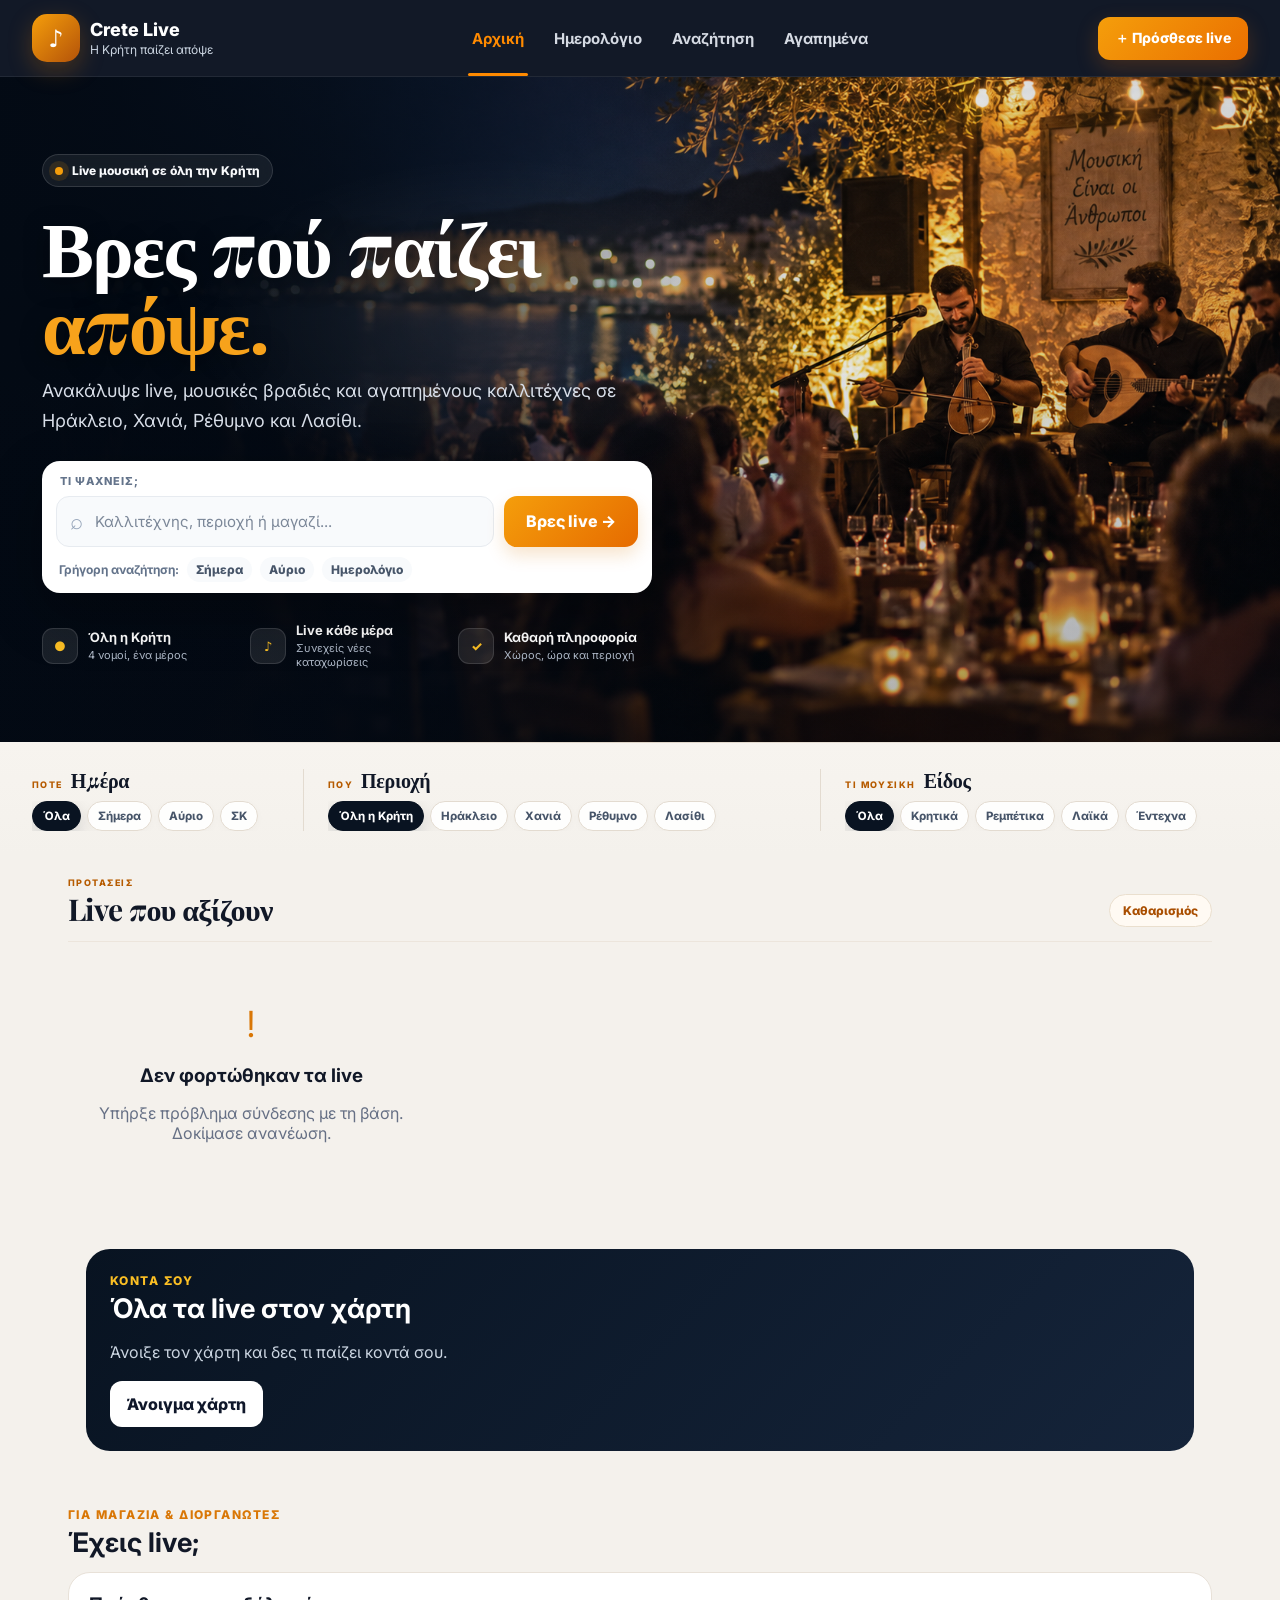
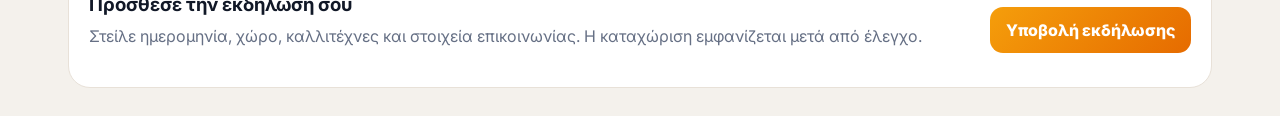
<file: index.html>
<!DOCTYPE html>
<html lang="el"><head><meta charset="UTF-8"/><meta name="viewport" content="width=device-width, initial-scale=1.0"/><meta name="theme-color" content="#0b1220"/><title>Crete Live — Ζωντανή μουσική στην Κρήτη</title><meta name="description" content="Βρες live μουσική, κρητικά, ρεμπέτικα, λαϊκά και έντεχνα σε όλη την Κρήτη."/><link rel="preconnect" href="https://fonts.googleapis.com"><link rel="preconnect" href="https://fonts.gstatic.com" crossorigin><link href="https://fonts.googleapis.com/css2?family=Inter:wght@400;500;600;700;800&family=Playfair+Display:wght@700;800&display=swap" rel="stylesheet"><link rel="stylesheet" href="style.css?v=8"/><link rel="stylesheet" href="theme-v2.css?v=3"/></head><body>
<header class="topbar"><div class="topbar-inner"><a class="brand" href="index.html"><div class="brand-mark">♪</div><div><div class="brand-name">Crete Live</div><div class="brand-sub">Η Κρήτη παίζει απόψε</div></div></a><nav class="desktop-nav" aria-label="Κύρια πλοήγηση"><a class="active" href="index.html">Αρχική</a><a href="calendar.html">Ημερολόγιο</a><a href="#searchInput">Αναζήτηση</a><a href="#">Αγαπημένα</a></nav><button class="header-cta" id="headerSubmitEvent" type="button">＋ Πρόσθεσε live</button><button class="icon-btn" id="menuBtn" aria-label="Μενού">☰</button></div></header>
<main><section class="hero"><div class="hero-shade"></div><div class="hero-content"><div class="hero-copy"><span class="hero-pill"><span class="hero-pill-dot"></span> Live μουσική σε όλη την Κρήτη</span><h1>Βρες πού παίζει<br><span>απόψε.</span></h1><p>Ανακάλυψε live, μουσικές βραδιές και αγαπημένους καλλιτέχνες σε Ηράκλειο, Χανιά, Ρέθυμνο και Λασίθι.</p></div><div class="search-card"><div class="search-label">Τι ψάχνεις;</div><div class="search-row"><div class="search-input-wrap"><span class="search-icon">⌕</span><input id="searchInput" type="search" placeholder="Καλλιτέχνης, περιοχή ή μαγαζί..."/></div><button id="searchBtn">Βρες live <span>→</span></button></div><div class="quick-links"><span>Γρήγορη αναζήτηση:</span><a href="#dateChips">Σήμερα</a><a href="#dateChips">Αύριο</a><a href="calendar.html">Ημερολόγιο</a></div></div><div class="hero-benefits"><div><span class="benefit-icon">●</span><div><strong>Όλη η Κρήτη</strong><small>4 νομοί, ένα μέρος</small></div></div><div><span class="benefit-icon">♪</span><div><strong>Live κάθε μέρα</strong><small>Συνεχείς νέες καταχωρίσεις</small></div></div><div><span class="benefit-icon">✓</span><div><strong>Καθαρή πληροφορία</strong><small>Χώρος, ώρα και περιοχή</small></div></div></div></div></section>
<section class="section filter-section"><div class="filter-grid"><div class="filter-group"><div class="filter-title"><span class="kicker">Πότε</span><h2>Ημέρα</h2></div><div class="chips" id="dateChips"><button class="chip active" data-date="all">Όλα</button><button class="chip" data-date="Σήμερα">Σήμερα</button><button class="chip" data-date="Αύριο">Αύριο</button><button class="chip" data-date="Σαββατοκύριακο">ΣΚ</button></div></div><div class="filter-group"><div class="filter-title"><span class="kicker">Πού</span><h2>Περιοχή</h2></div><div class="chips" id="regionChips"><button class="chip active" data-region="all">Όλη η Κρήτη</button><button class="chip" data-region="Ηράκλειο">Ηράκλειο</button><button class="chip" data-region="Χανιά">Χανιά</button><button class="chip" data-region="Ρέθυμνο">Ρέθυμνο</button><button class="chip" data-region="Λασίθι">Λασίθι</button></div></div><div class="filter-group"><div class="filter-title"><span class="kicker">Τι μουσική</span><h2>Είδος</h2></div><div class="chips" id="genreChips"><button class="chip active" data-genre="all">Όλα</button><button class="chip" data-genre="Κρητικά">Κρητικά</button><button class="chip" data-genre="Ρεμπέτικα">Ρεμπέτικα</button><button class="chip" data-genre="Λαϊκά">Λαϊκά</button><button class="chip" data-genre="Έντεχνα">Έντεχνα</button></div></div></div></section>
<section class="section compact"><div class="section-head results-head"><div><span class="kicker">Προτάσεις</span><h2 id="resultsTitle">Live που αξίζουν</h2></div><button class="text-btn" id="clearFilters">Καθαρισμός</button></div><div class="events" id="eventsContainer"></div><div id="emptyState" class="empty hidden"><div class="empty-icon">♪</div><h3>Δεν βρέθηκε live</h3><p>Δοκίμασε άλλη περιοχή, ημέρα ή είδος μουσικής.</p></div></section><section class="section map-cta"><div><span class="kicker light">Κοντά σου</span><h2>Όλα τα live στον χάρτη</h2><p>Άνοιξε τον χάρτη και δες τι παίζει κοντά σου.</p></div><a class="secondary-btn" href="https://www.google.com/maps/search/live+music+crete" target="_blank" rel="noopener">Άνοιγμα χάρτη</a></section><section class="section"><div class="section-head"><div><span class="kicker">Για μαγαζιά & διοργανωτές</span><h2>Έχεις live;</h2></div></div><div class="submit-card"><div><h3>Πρόσθεσε την εκδήλωσή σου</h3><p>Στείλε ημερομηνία, χώρο, καλλιτέχνες και στοιχεία επικοινωνίας. Η καταχώριση εμφανίζεται μετά από έλεγχο.</p></div><button class="primary-btn" id="submitEventBtn">Υποβολή εκδήλωσης</button></div></section></main>
<div class="modal-backdrop hidden" id="eventModal"><div class="modal"><button class="modal-close" id="modalClose" aria-label="Κλείσιμο">×</button><img id="modalImage" class="modal-image" alt=""><div class="modal-content"><span id="modalBadge" class="badge inline-badge"></span><h2 id="modalTitle"></h2><p id="modalVenue" class="modal-venue"></p><div class="detail-grid"><div><span>Ημέρα</span><strong id="modalDate"></strong></div><div><span>Ώρα</span><strong id="modalTime"></strong></div><div><span>Περιοχή</span><strong id="modalRegion"></strong></div><div><span>Είσοδος</span><strong id="modalPrice"></strong></div></div><p id="modalDescription" class="modal-description"></p><div class="modal-actions"><a id="mapsLink" class="primary-link" target="_blank" rel="noopener">Οδηγίες</a><a id="phoneLink" class="secondary-link">Κράτηση</a></div></div></div></div>
<nav class="bottom-nav"><button class="nav-item active"><span>⌂</span><small>Αρχική</small></button><button class="nav-item" id="bottomSearch"><span>⌕</span><small>Αναζήτηση</small></button><a class="nav-item" href="calendar.html"><span>▦</span><small>Ημερολόγιο</small></a><button class="nav-item"><span>♡</span><small>Αγαπημένα</small></button></nav><script src="app.js?v=6"></script><script>(()=>{const headerSubmit=document.getElementById("headerSubmitEvent"),submit=document.getElementById("submitEventBtn");if(headerSubmit&&submit)headerSubmit.addEventListener("click",()=>{submit.scrollIntoView({behavior:"smooth",block:"center"})});const input=document.getElementById("searchInput"),suggestions=document.getElementById("searchSuggestions");if(!input||!suggestions)return;let activeIndex=-1;function getItems(){return Array.from(suggestions.querySelectorAll(".search-suggestion"))}function clearActive(){getItems().forEach(item=>{item.style.background="";item.removeAttribute("aria-selected")});activeIndex=-1}function setActive(index){const items=getItems();if(!items.length)return;items.forEach(item=>{item.style.background="";item.removeAttribute("aria-selected")});activeIndex=(index+items.length)%items.length;const activeItem=items[activeIndex];activeItem.style.background="#fff8ee";activeItem.setAttribute("aria-selected","true");activeItem.scrollIntoView({block:"nearest"})}input.addEventListener("input",clearActive);input.addEventListener("keydown",event=>{const items=getItems();if(event.key==="ArrowDown"&&items.length){event.preventDefault();event.stopImmediatePropagation();setActive(activeIndex+1);return}if(event.key==="ArrowUp"&&items.length){event.preventDefault();event.stopImmediatePropagation();setActive(activeIndex<=0?items.length-1:activeIndex-1);return}if(event.key==="Enter"&&activeIndex>=0&&items[activeIndex]){event.preventDefault();event.stopImmediatePropagation();items[activeIndex].click();activeIndex=-1;return}if(event.key==="Escape")activeIndex=-1},true)})();</script></body></html>
</file>
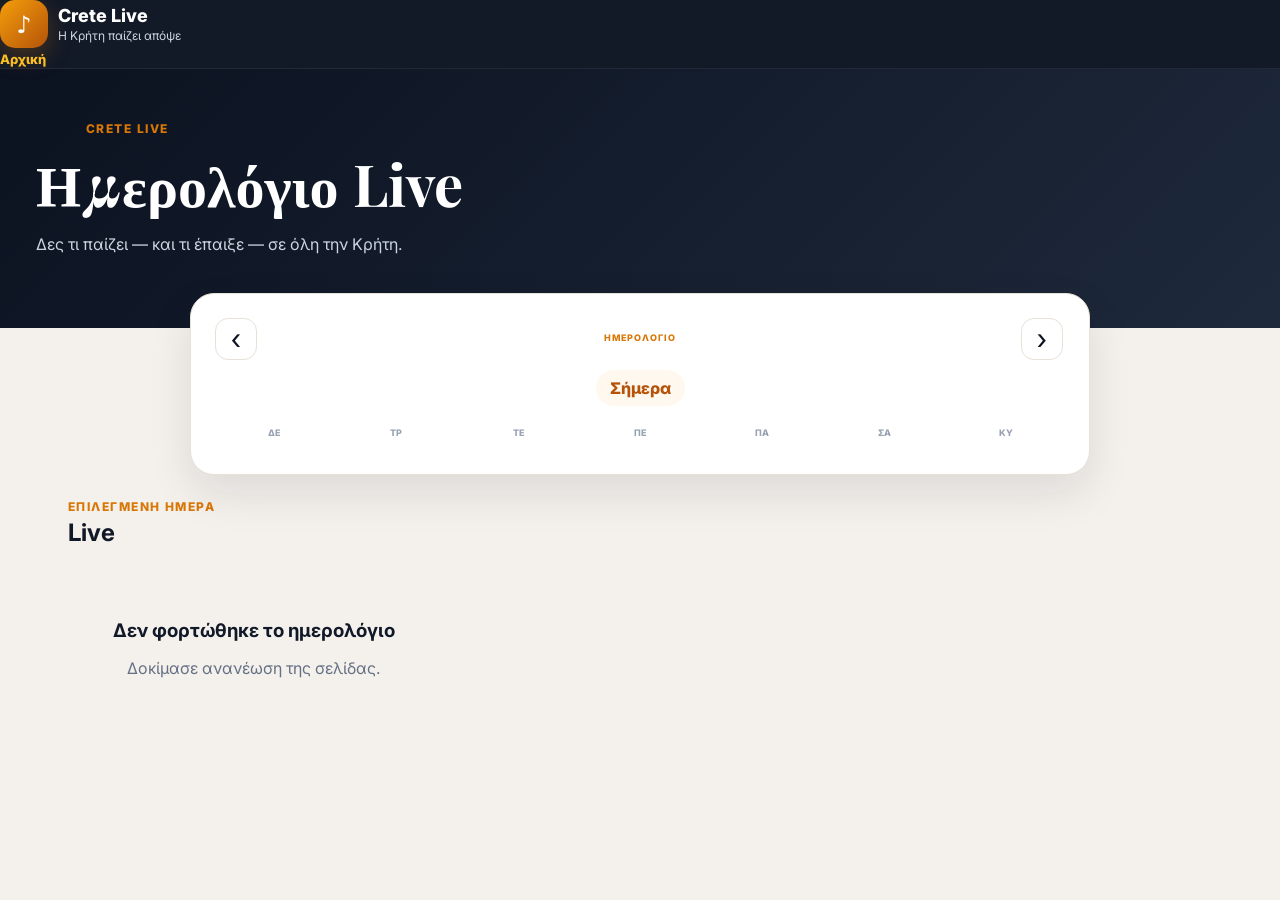
<file: calendar.html>
<!DOCTYPE html>
<html lang="el">
<head>
  <meta charset="UTF-8" />
  <meta name="viewport" content="width=device-width, initial-scale=1.0" />
  <meta name="theme-color" content="#0b1220" />
  <title>Ημερολόγιο Live — Crete Live</title>
  <meta name="description" content="Ημερολόγιο live μουσικής στην Κρήτη — παλιά και επερχόμενα live ανά ημέρα." />
  <link rel="preconnect" href="https://fonts.googleapis.com">
  <link rel="preconnect" href="https://fonts.gstatic.com" crossorigin>
  <link href="https://fonts.googleapis.com/css2?family=Inter:wght@400;500;600;700;800&family=Playfair+Display:wght@700;800&display=swap" rel="stylesheet">
  <link rel="stylesheet" href="style.css?v=5" />
</head>
<body class="calendar-page">
  <header class="topbar">
    <a class="brand" href="index.html"><div class="brand-mark">♪</div><div><div class="brand-name">Crete Live</div><div class="brand-sub">Η Κρήτη παίζει απόψε</div></div></a>
    <a class="calendar-home-link" href="index.html">Αρχική</a>
  </header>

  <main>
    <section class="calendar-hero">
      <span class="eyebrow">Crete Live</span>
      <h1>Ημερολόγιο Live</h1>
      <p>Δες τι παίζει — και τι έπαιξε — σε όλη την Κρήτη.</p>
    </section>

    <section class="calendar-shell">
      <div class="calendar-toolbar">
        <button class="calendar-arrow" id="prevMonth" aria-label="Προηγούμενος μήνας">‹</button>
        <div class="calendar-month-wrap"><span class="kicker">Ημερολόγιο</span><h2 id="calendarMonth"></h2></div>
        <button class="calendar-arrow" id="nextMonth" aria-label="Επόμενος μήνας">›</button>
      </div>
      <button class="today-btn" id="todayBtn">Σήμερα</button>

      <div class="calendar-weekdays"><span>ΔΕ</span><span>ΤΡ</span><span>ΤΕ</span><span>ΠΕ</span><span>ΠΑ</span><span>ΣΑ</span><span>ΚΥ</span></div>
      <div class="calendar-grid" id="calendarGrid"></div>
    </section>

    <section class="section calendar-results">
      <div class="section-head"><div><span class="kicker" id="selectedStatus">Επιλεγμένη ημέρα</span><h2 id="selectedDateTitle">Live</h2></div></div>
      <div class="events" id="calendarEvents"></div>
      <div class="empty hidden" id="calendarEmpty"><div class="empty-icon">♪</div><h3>Δεν υπάρχουν live</h3><p>Δεν έχουμε καταχωρημένο live για αυτή την ημέρα.</p></div>
    </section>
  </main>

  <nav class="bottom-nav">
    <a class="nav-item" href="index.html"><span>⌂</span><small>Αρχική</small></a>
    <a class="nav-item" href="index.html#searchInput"><span>⌕</span><small>Αναζήτηση</small></a>
    <a class="nav-item active" href="calendar.html"><span>▦</span><small>Ημερολόγιο</small></a>
    <button class="nav-item"><span>♡</span><small>Αγαπημένα</small></button>
  </nav>

  <script src="calendar.js?v=1"></script>
</body>
</html>
</file>
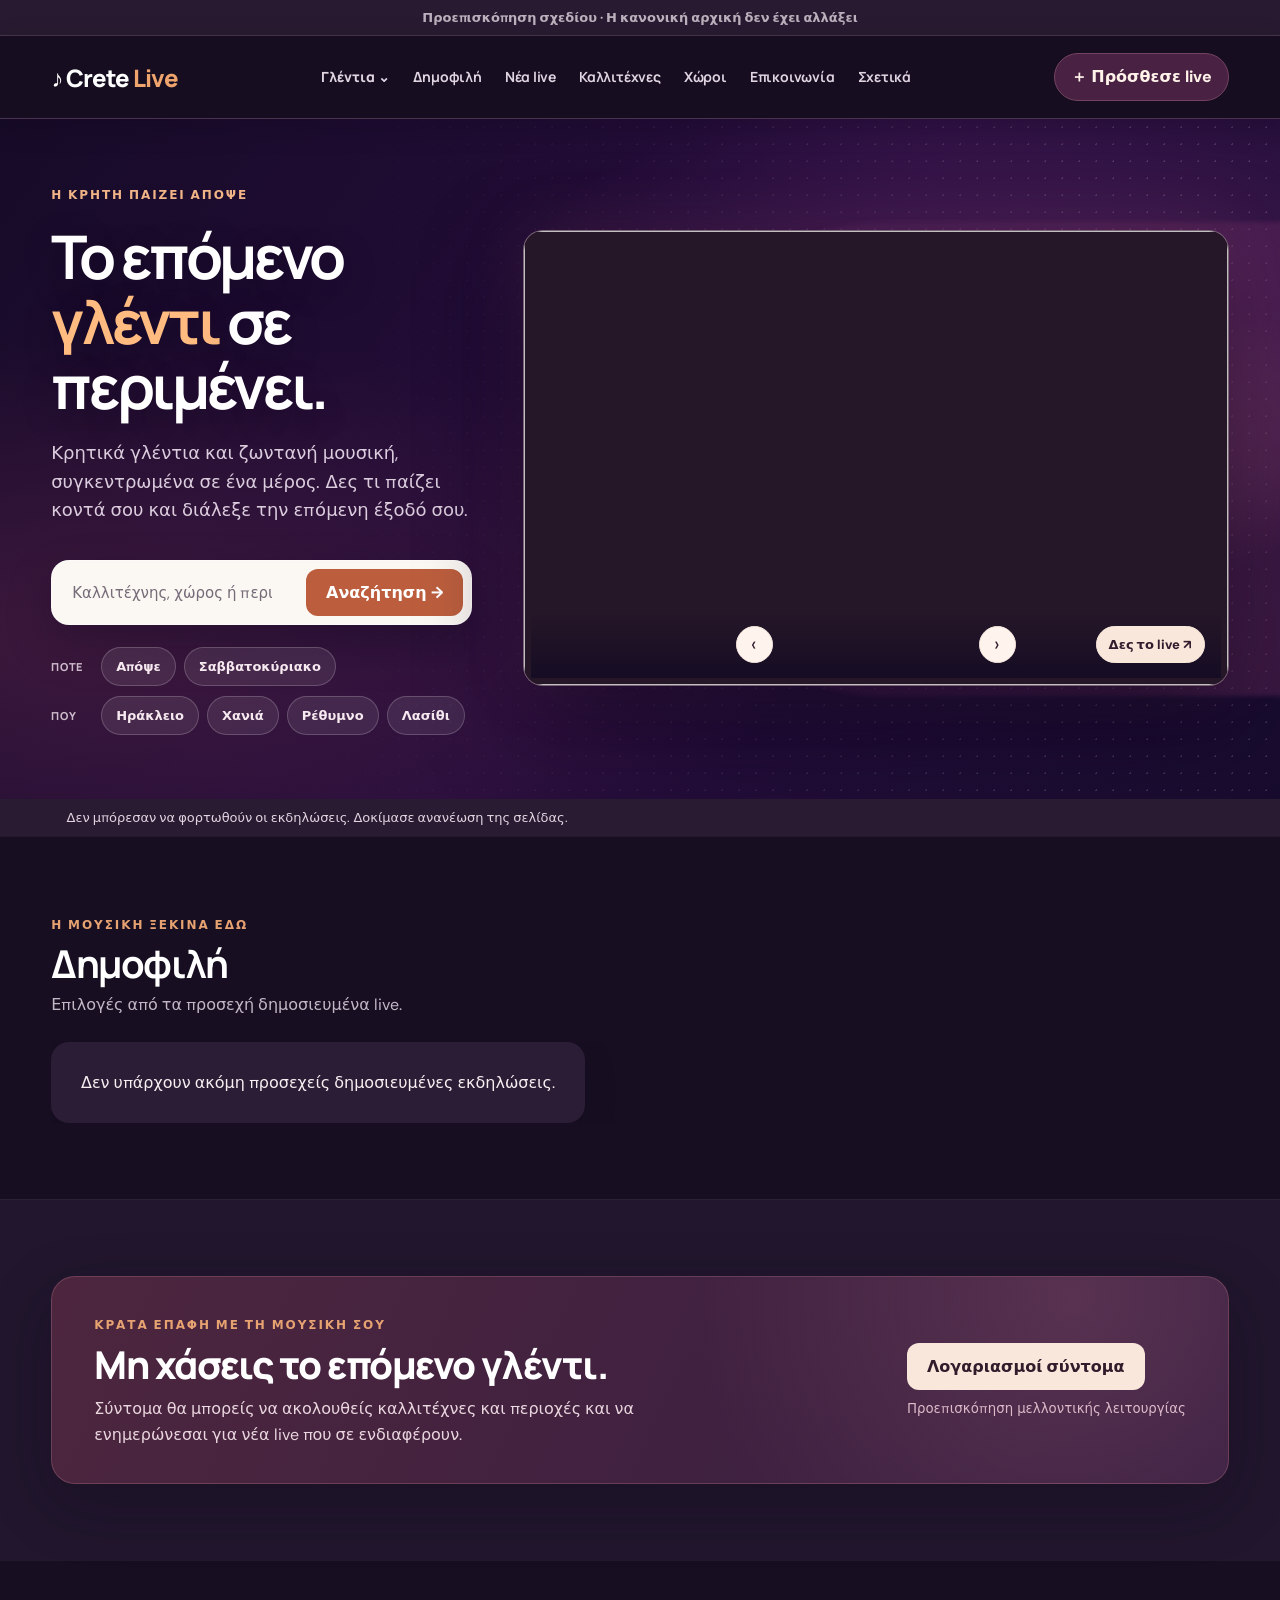
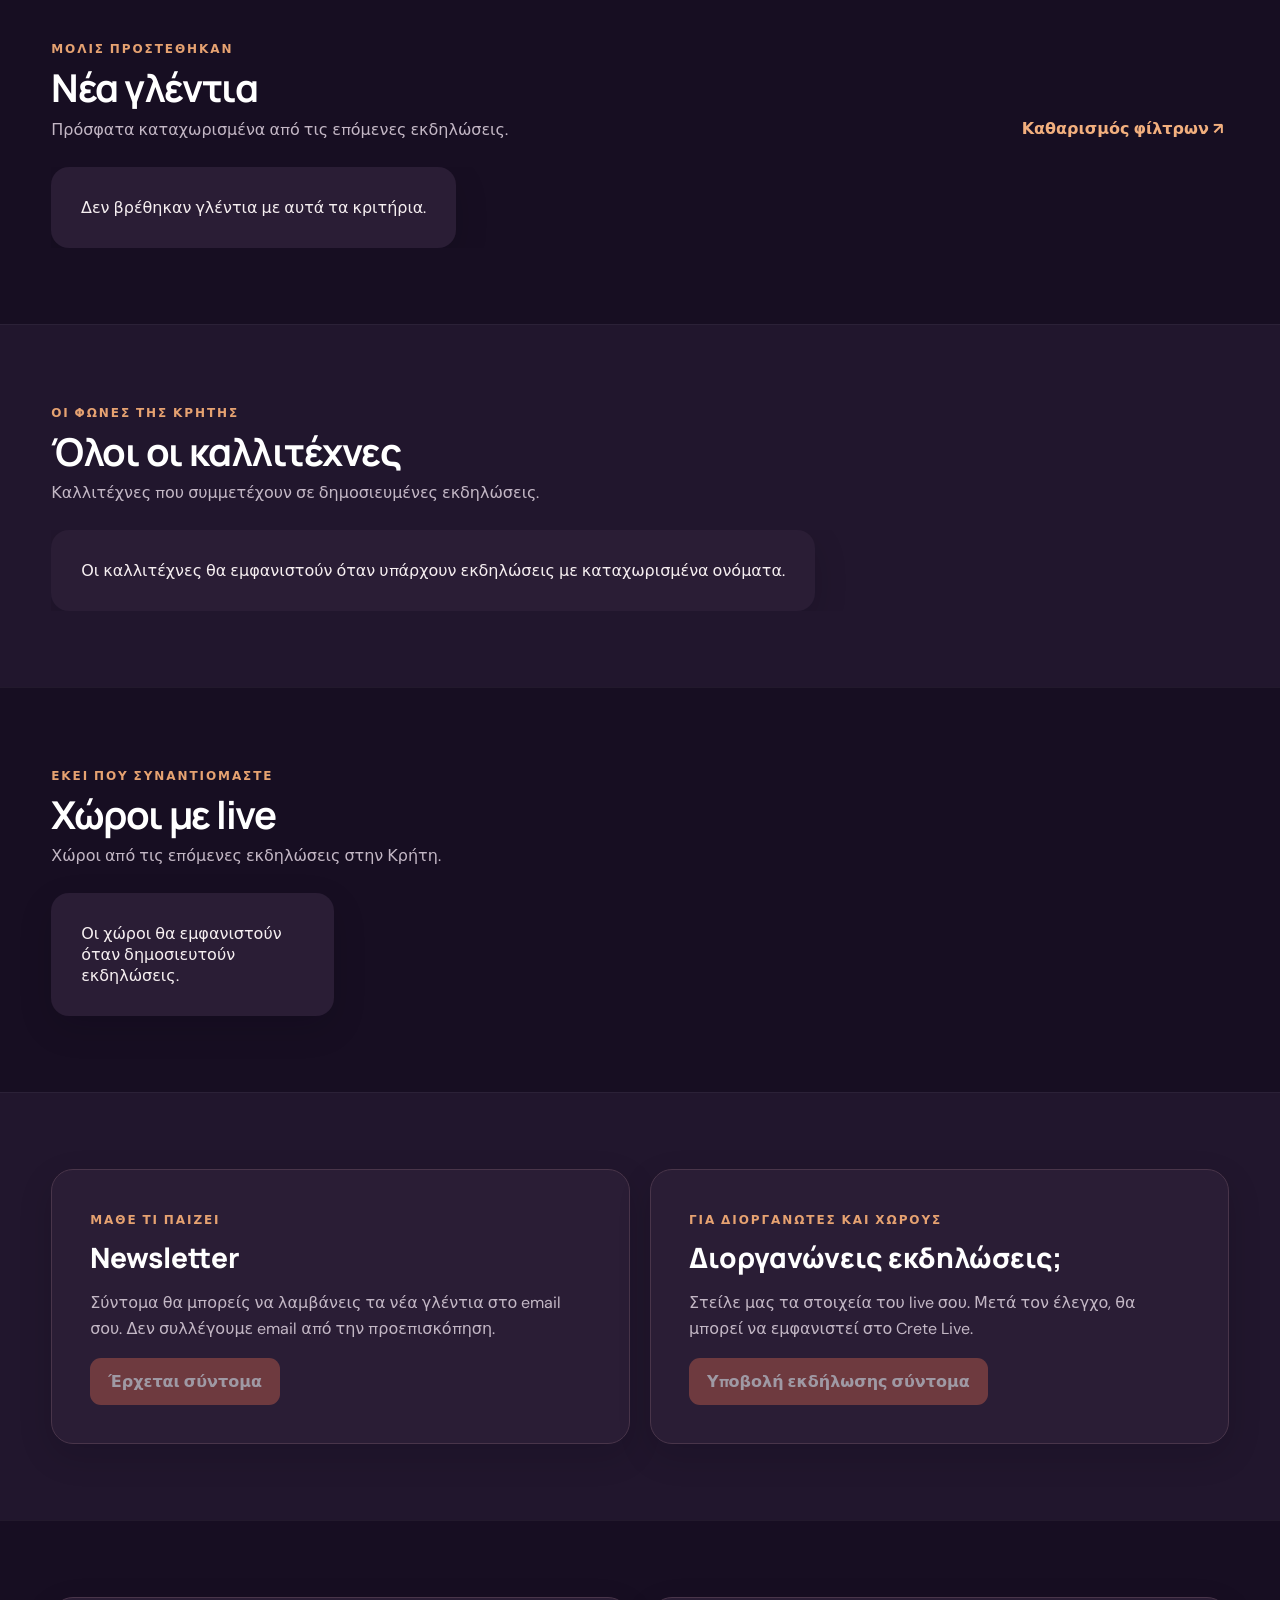
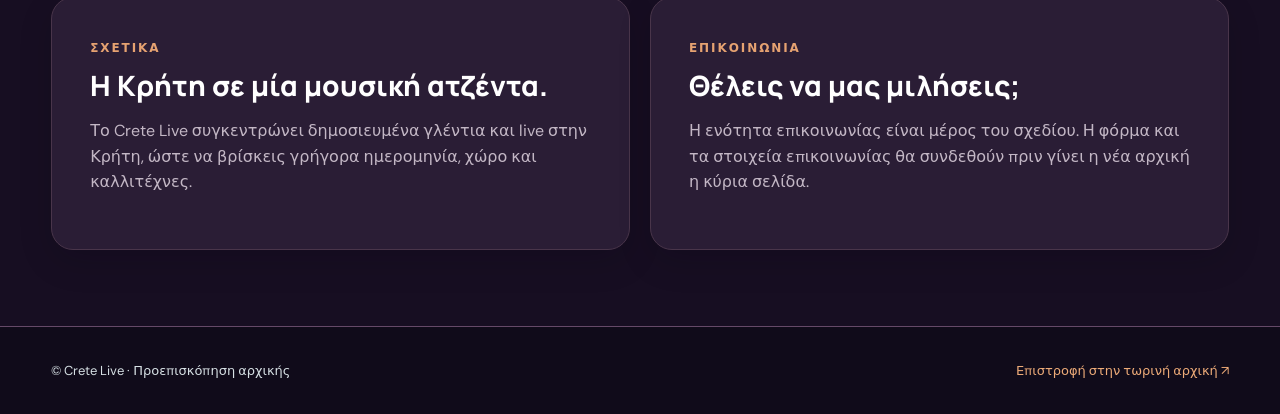
<file: homepage-preview.html>
<!doctype html>
<html lang="el">
<head>
  <meta charset="utf-8">
  <meta name="viewport" content="width=device-width,initial-scale=1">
  <meta name="robots" content="noindex,nofollow">
  <title>Crete Live — Προεπισκόπηση αρχικής</title>
  <link rel="preconnect" href="https://fonts.googleapis.com">
  <link rel="preconnect" href="https://fonts.gstatic.com" crossorigin>
  <link href="https://fonts.googleapis.com/css2?family=DM+Sans:wght@400;500;600;700;800&family=Manrope:wght@400;500;600;700;800&display=swap" rel="stylesheet">
  <style>
    :root{--ink:#14212c;--muted:#62727a;--cream:#faf8f3;--orange:#df720c;--night:#101d29;--line:#e8e5dd}
    *{box-sizing:border-box}html{scroll-behavior:smooth}body{margin:0;background:var(--cream);color:var(--ink);font-family:'DM Sans',system-ui,sans-serif}button,input{font:inherit}button{cursor:pointer}a{text-decoration:none;color:inherit}img{display:block;max-width:100%}
    .shell{max-width:1460px;margin:auto;padding:0 4%}.preview-ribbon{background:#e9ecdf;color:#405347;text-align:center;padding:9px 15px;font-size:13px;font-weight:700}.topbar{position:relative;z-index:10;background:#fff;border-bottom:1px solid var(--line)}.topbar-inner{height:82px;display:flex;align-items:center;justify-content:space-between;gap:20px}.logo{font-family:Manrope,sans-serif;font-size:24px;font-weight:800;letter-spacing:-1px;white-space:nowrap}.logo span{color:var(--orange)}.topnav{display:flex;align-items:center;gap:clamp(12px,1.8vw,28px);color:#44515d;font-size:13px;font-weight:700}.topnav a:hover,.nav-dropdown>button:hover{color:var(--orange)}.nav-dropdown{position:relative}.nav-dropdown>button{border:0;background:none;color:inherit;font-weight:800;padding:15px 0}.nav-menu{display:none;position:absolute;top:100%;left:-18px;min-width:190px;background:#19232c;border-radius:12px;padding:9px;box-shadow:0 20px 40px #09162445}.nav-dropdown:hover .nav-menu,.nav-dropdown:focus-within .nav-menu,.nav-dropdown.open .nav-menu{display:grid}.nav-menu button{border:0;background:none;color:#fff;text-align:left;padding:11px 12px;border-radius:7px;white-space:nowrap;font-weight:600}.nav-menu button:hover,.nav-menu button:focus-visible{background:#38434a}.nav-action{border:1px solid #e5d6c5;background:#fff8ef;color:#9a4c05;padding:12px 16px;border-radius:100px;font-weight:800;white-space:nowrap}.menu-toggle{display:none;border:1px solid var(--line);background:#fff;border-radius:10px;padding:8px 11px;font-size:21px}
    .hero{overflow:hidden;background:#fff}.hero-grid{display:grid;grid-template-columns:minmax(0,.74fr) minmax(0,1.26fr);align-items:center;gap:3.5%;min-height:635px;padding-top:50px;padding-bottom:50px}.eyebrow{font-size:12px;font-weight:800;text-transform:uppercase;letter-spacing:.16em;color:var(--orange)}.hero h1{font-family:Manrope,sans-serif;font-size:clamp(40px,4.7vw,68px);line-height:1.08;letter-spacing:-.052em;margin:20px 0 20px;max-width:620px}.hero h1 em{font-style:normal;color:var(--orange)}.hero p{font-size:18px;color:var(--muted);line-height:1.6;max-width:520px}.search{display:flex;align-items:center;gap:8px;background:#fff;border:1px solid #dfdfd9;box-shadow:0 12px 35px #15263612;border-radius:18px;padding:8px;margin-top:35px;max-width:560px}.search input{flex:1;min-width:0;border:0;outline:0;padding:12px;font-size:15px}.search button,.primary{border:0;background:var(--orange);color:#fff;padding:13px 20px;border-radius:12px;font-weight:800}.shortcuts{display:flex;gap:8px;flex-wrap:wrap;margin-top:18px}.shortcuts button{border:1px solid #e7e1d7;background:#faf9f5;padding:10px 15px;border-radius:100px;color:#43515b;font-size:13px;font-weight:800}.shortcuts button:hover,.shortcuts button.active{background:#172c36;color:#fff}
    .hero-visual{position:relative;padding:18px 0 20px 10px}.hero-visual:before{content:"";position:absolute;z-index:0;inset:0 -35vw 0 23%;background:linear-gradient(135deg,#f7ce9b,#e8874b 52%,#b64727);border-radius:340px 0 0 340px}.hero-frame{position:relative;z-index:1;display:flex;border:7px solid #fff;border-radius:22px;overflow:hidden;background:#fff;box-shadow:0 28px 70px #1d334a24;aspect-ratio:1.55;max-width:820px}.hero-frame img{position:relative;z-index:1;flex:none;width:100%;height:100%;object-fit:contain;background:#fff;transition:opacity .45s ease,transform .65s ease}.hero-frame img.changing{opacity:.18;transform:scale(1.015)}.hero-frame.is-portrait img{width:43%;background:#faf7f1}.hero-editorial{display:none;flex:1;min-width:0;padding:35px 35px 92px;background:linear-gradient(135deg,#fff 15%,#fffaf1);flex-direction:column;justify-content:center;gap:14px}.hero-frame.is-portrait .hero-editorial{display:flex}.hero-editorial .eyebrow{font-size:11px}.hero-editorial h2{font:800 clamp(21px,2.1vw,32px)/1.22 Manrope,sans-serif;letter-spacing:-.035em;margin:0;display:-webkit-box;-webkit-line-clamp:4;-webkit-box-orient:vertical;overflow:hidden}.hero-editorial p{font-size:15px;line-height:1.45;margin:0;color:#63717a}.hero-editorial .event-date{color:#a7530c;font-weight:800}.hero-fallback{position:absolute;inset:0;z-index:1;display:none;place-items:center;padding:40px;text-align:center;font-weight:800;color:#603910;background:#f6e8d6}.hero-fallback.visible{display:grid}.hero-controls{position:absolute;z-index:2;left:7px;right:7px;bottom:7px;min-height:67px;display:flex;align-items:center;justify-content:center;padding:12px 18px;background:linear-gradient(transparent,#07141edc);color:white}.slide-nav{display:flex;align-items:center;justify-content:center;gap:13px}.round{border:1px solid #ddddd9;background:#fff;border-radius:50%;width:37px;height:37px;flex:0 0 37px;color:var(--ink);font-size:20px}.hero-controls .round{background:#ffffffdc;border-color:#fff}.dots{display:flex;flex:1;max-width:220px;gap:6px}.dots button{flex:1;height:4px;border:0;border-radius:8px;background:#ffffff9c;padding:0}.dots button.active{background:var(--orange)}.hero-event-link{position:absolute;right:16px;border:1px solid #fff;background:#fff;color:#18242e;border-radius:100px;padding:9px 12px;font-size:13px;font-weight:800;white-space:nowrap}.hero-event-link:hover{background:var(--orange);border-color:var(--orange);color:#fff}
    section.content{padding-top:76px;padding-bottom:76px}.section-head{display:flex;align-items:end;justify-content:space-between;gap:20px;margin-bottom:27px}.section-head h2{font-family:Manrope,sans-serif;font-size:clamp(29px,3vw,42px);letter-spacing:-.04em;line-height:1.15;margin:8px 0 0}.section-head p{margin:8px 0 0;color:var(--muted)}.link{color:var(--orange);font-weight:800;white-space:nowrap}.cards{display:grid;grid-template-columns:repeat(4,minmax(0,1fr));gap:18px}.event-card{background:#fff;border:1px solid var(--line);border-radius:18px;overflow:hidden;cursor:pointer;transition:transform .25s,box-shadow .25s;text-align:left;padding:0;color:inherit}.event-card:hover{transform:translateY(-5px);box-shadow:0 14px 32px #1d344118}.event-card img,.poster-fallback{width:100%;aspect-ratio:1.38;object-fit:contain;background:#1b2c37}.poster-fallback{display:grid;place-items:center;color:#e9b87c;font-size:34px}.card-text{padding:18px}.card-date{color:var(--orange);font-size:12px;font-weight:800;text-transform:uppercase;letter-spacing:.05em}.card-text h3{font:800 17px/1.35 Manrope,sans-serif;margin:9px 0;display:-webkit-box;-webkit-line-clamp:2;-webkit-box-orient:vertical;overflow:hidden}.card-text p{margin:0;color:var(--muted);font-size:13px;line-height:1.5}.soft{background:#f1f2eb}.feature{border-radius:24px;background:#172d35;color:white;padding:36px 42px;display:flex;align-items:center;justify-content:space-between;gap:20px}.feature h2{font:800 clamp(26px,3vw,39px)/1.2 Manrope,sans-serif;letter-spacing:-.04em;margin:8px 0}.feature p{margin:0;color:#d4e1df;max-width:560px;line-height:1.6}.feature .primary{white-space:nowrap;background:#fff;color:var(--night)}.feature small{display:block;color:#a5c6bb;margin-top:10px}.new-grid{display:grid;grid-template-columns:repeat(3,minmax(0,1fr));gap:18px}.new-grid .event-card img,.new-grid .poster-fallback{aspect-ratio:1.7}.artist-carousel{position:relative}.artists-viewport{overflow:hidden;position:relative}.artist-track{display:flex;width:max-content;gap:15px}.artist-tile{width:180px;min-height:180px;padding:22px;display:flex;flex-direction:column;justify-content:space-between;border:1px solid #e8e0d4;border-radius:19px;background:#fff;flex-shrink:0;transition:transform .2s}.artist-tile:hover,.artist-tile:focus-visible{transform:scale(1.04)}.artist-avatar{width:68px;height:68px;border-radius:50%;background:linear-gradient(145deg,#ffe5c4,#bf6650);display:grid;place-items:center;font-size:25px;color:#562e24;font-weight:800}.artist-tile strong{font-size:14px;line-height:1.3}.artist-arrow{position:absolute;top:38%;z-index:3;opacity:0;transition:opacity .2s}.artist-carousel:hover .artist-arrow,.artist-carousel:focus-within .artist-arrow{opacity:1}.artist-arrow.prev{left:5px}.artist-arrow.next{right:5px}.venue-grid{display:grid;grid-template-columns:repeat(4,1fr);gap:16px}.venue{background:#fff;padding:24px;border-radius:18px;border:1px solid var(--line);min-height:145px;display:flex;flex-direction:column;justify-content:space-between}.venue strong{font-size:17px}.venue small{color:var(--muted)}.venue-icon{color:var(--orange);font-size:24px}.last-grid{display:grid;grid-template-columns:1fr 1fr;gap:20px}.last-card{background:#fff;border:1px solid var(--line);border-radius:22px;padding:38px}.last-card h2{font:800 28px/1.2 Manrope,sans-serif;margin:12px 0}.last-card p{color:var(--muted);line-height:1.6}.last-card button{border:0;background:var(--night);color:#fff;border-radius:11px;padding:13px 18px;font-weight:800}.last-card button:disabled{opacity:.55;cursor:default}.footer{background:#111f28;color:#d6e0e4;padding:35px 0;font-size:13px}.footer .shell{display:flex;justify-content:space-between;gap:15px;flex-wrap:wrap}.footer a{color:#f6ae62}.empty{color:var(--muted);padding:30px;background:#fff;border-radius:18px}.status{padding:10px 5.2%;font-size:13px;color:#52616b;background:#f7f6f0;display:none}.status.visible{display:block}
    dialog{border:0;border-radius:22px;width:min(720px,calc(100% - 30px));max-height:86vh;padding:0;overflow:auto;box-shadow:0 25px 70px #0004}dialog::backdrop{background:#081521aa}.modal-inner{padding:24px}.modal-inner img{max-height:350px;width:100%;object-fit:contain;background:#182935;border-radius:13px}.modal-inner h2{line-height:1.3}.modal-inner p{color:var(--muted);line-height:1.55}.modal-close{float:right;border:0;background:#f0eee9;border-radius:50%;height:34px;width:34px;font-size:21px}
    @media(max-width:990px){.hero-grid{grid-template-columns:1fr;gap:10px;padding-top:55px;padding-bottom:55px}.hero-visual{max-width:850px;width:100%;margin:auto}.cards,.venue-grid{grid-template-columns:repeat(2,1fr)}.new-grid{grid-template-columns:repeat(2,1fr)}.menu-toggle{display:block}.topbar-inner{position:relative}.topnav{display:none;position:absolute;top:100%;left:4%;right:4%;z-index:12;background:#fff;box-shadow:0 18px 36px #14212c22;padding:16px;border-radius:0 0 16px 16px;flex-direction:column;align-items:stretch;gap:6px}.topnav.open{display:flex}.topnav a,.nav-dropdown>button{padding:12px;width:100%;text-align:left}.nav-menu{position:static;box-shadow:none;margin:4px 0 10px}}
    @media(max-width:600px){.shell{padding:0 20px}.topbar-inner{height:68px}.logo{font-size:20px}.nav-action{font-size:11px;padding:10px}.menu-toggle{padding:6px 9px}.hero-grid{min-height:0}.hero h1{font-size:43px}.hero p{font-size:15px}.hero-visual{padding-left:0}.hero-frame{aspect-ratio:1.15;border-width:5px}.hero-visual:before{left:15%}.hero-controls{left:5px;right:5px;bottom:5px;gap:9px;padding:10px}.hero-event-link{font-size:11px;padding:9px;right:8px;bottom:70px}.hero-frame.is-portrait img{width:43%}.hero-editorial{padding:12px 12px 74px;gap:7px}.hero-editorial h2{font-size:15px;-webkit-line-clamp:3}.hero-editorial p{font-size:11px}.search button{padding:13px;font-size:12px}.search input{font-size:13px}.cards,.new-grid,.venue-grid,.last-grid{grid-template-columns:1fr}.cards{gap:12px}.event-card img,.poster-fallback{aspect-ratio:1.6}.section-head{align-items:start}.section-head h2{font-size:30px}.section-head p{font-size:13px}section.content{padding-top:52px;padding-bottom:52px}.feature{padding:27px;display:block}.feature .primary{margin-top:22px}.last-card{padding:27px}}
    @media(prefers-reduced-motion:reduce){html{scroll-behavior:auto}.artist-track{animation:none}.hero-frame img{transition:none}.event-card,.artist-tile{transition:none}}
    .slide-nav .dots{flex:none;width:180px}.carousel-shell{position:relative}.carousel-viewport{overflow:hidden}.carousel-track{display:flex;gap:18px;width:100%;transition:transform .48s cubic-bezier(.22,1,.36,1);will-change:transform}.carousel-track .event-card{flex:0 0 calc((100% - 54px)/4);min-width:0}.carousel-arrow{position:absolute;z-index:2;top:42%;transform:translateY(-50%);border:1px solid #e1dcd4;background:#fff;color:#172c36;width:47px;height:47px;border-radius:50%;font-size:28px;line-height:1;box-shadow:0 6px 18px #15263624}.carousel-arrow:hover{background:var(--orange);color:#fff}.carousel-arrow.prev{left:-22px}.carousel-arrow.next{right:-22px}.carousel-arrow[hidden]{display:none}
    @media(max-width:990px){.carousel-track .event-card{flex-basis:calc((100% - 18px)/2)}}
    @media(max-width:600px){.slide-nav .dots{width:110px}.carousel-track .event-card{flex-basis:100%}.carousel-arrow{width:40px;height:40px;font-size:24px}.carousel-arrow.prev{left:-12px}.carousel-arrow.next{right:-12px}}
    @media(prefers-reduced-motion:reduce){.carousel-track{transition:none}}
    /* Portrait posters retain their full artwork inside one landscape composition. */
    .hero-frame .hero-backdrop{display:none}
    .hero-frame.is-portrait{background:#f4e8dc}
    .hero-frame.is-portrait .hero-backdrop{display:block;position:absolute;inset:-32px;z-index:0;width:calc(100% + 64px);height:calc(100% + 64px);object-fit:cover;filter:blur(26px) saturate(.7);opacity:.34;pointer-events:none}
    .hero-frame.is-portrait:after{content:"";position:absolute;inset:0;z-index:0;background:linear-gradient(90deg,#f8ede37d 0%,#fff9f0b5 44%,#fffaf3f2 65%,#fffaf4 100%);pointer-events:none}
    .hero-frame.is-portrait #heroImage{position:relative;z-index:1;width:44%;height:100%;object-fit:contain;background:transparent;filter:drop-shadow(12px 0 20px #4e30212b)}
    .hero-frame.is-portrait .hero-editorial{position:relative;z-index:1;display:flex;flex:1;min-width:0;background:transparent;padding:34px 33px 92px;gap:14px}
    .hero-frame.is-portrait .hero-editorial h2{font-size:clamp(19px,2vw,31px);line-height:1.2}
    .hero-frame.is-portrait .hero-editorial .event-date{font-size:17px}
    .hero-frame.is-portrait .hero-controls{background:linear-gradient(transparent,#20303bd1)}
    .hero-frame.is-portrait .hero-editorial .eyebrow{color:#ad540c}
    @media(max-width:600px){.hero-frame.is-portrait #heroImage{width:43%}.hero-frame.is-portrait .hero-editorial{padding:12px 12px 77px;gap:7px}.hero-frame.is-portrait .hero-editorial h2{font-size:clamp(13px,3.7vw,17px);-webkit-line-clamp:4}.hero-frame.is-portrait .hero-editorial .event-date{font-size:11px}}

    /* Section headings reveal gently as they enter the viewport. */
    .motion-ready .reveal-title{opacity:0;transform:translateY(44px);transition:opacity .7s ease,transform .7s cubic-bezier(.22,1,.36,1)}
    .motion-ready .reveal-title.is-visible{opacity:1;transform:translateY(0)}
    @media(prefers-reduced-motion:reduce){.motion-ready .reveal-title{opacity:1;transform:none;transition:none}}
    /* Preview navigation and controls */
    .topbar{position:sticky;top:0;z-index:30;box-shadow:0 6px 24px #14212c0d}
    .topnav{font:700 14px/1.2 Manrope,sans-serif;letter-spacing:-.015em}
    .topnav>a{position:relative;white-space:nowrap;padding:32px 0;transition:color .25s}
    .topnav>a:after{content:"";position:absolute;left:0;right:0;bottom:18px;height:3px;border-radius:3px;background:var(--orange);transform:scaleX(0);transition:transform .3s cubic-bezier(.22,1,.36,1)}
    .topnav>a.active{color:#b85d09}.topnav>a.active:after{transform:scaleX(1)}
    .nav-dropdown>button{font:800 14px/1.2 Manrope,sans-serif}
    .nav-action{box-shadow:0 5px 15px #df720c14}
    [id]{scroll-margin-top:105px}
    .shortcuts{display:grid;gap:10px;margin-top:22px}
    .shortcut-group{display:flex;align-items:center;gap:8px;flex-wrap:wrap}
    .shortcut-label{min-width:42px;color:#7d8383;font:800 11px/1 Manrope,sans-serif;text-transform:uppercase;letter-spacing:.07em}
    .shortcuts button{background:#fff;padding:10px 14px;box-shadow:0 4px 14px #192a3410;transition:background .25s,color .25s,transform .25s,box-shadow .25s}
    .shortcuts button:hover{transform:translateY(-2px);box-shadow:0 8px 20px #192a3420}
    .shortcuts button.active{background:var(--orange);border-color:var(--orange);color:white}
    .search,.event-card,.venue,.last-card,.artist-tile{box-shadow:0 9px 27px #1627340d,0 2px 7px #16273408}
    .event-card:hover,.artist-tile:hover{box-shadow:0 17px 36px #1627341c}
    .carousel-track{transition:transform .85s cubic-bezier(.22,1,.36,1)}
    .carousel-arrow{transition:background .25s,color .25s,box-shadow .25s,transform .25s}
    .carousel-arrow:hover{transform:translateY(-50%) scale(1.07);box-shadow:0 10px 25px #15263630}
    .artist-carousel:hover .artist-track{animation-play-state:paused}
    @media(max-width:990px){.topnav>a{padding:12px}.topnav>a:after{bottom:4px;left:12px;right:12px}}
    @media(max-width:600px){.shortcut-label{width:100%;margin:3px 0}.shortcuts{gap:12px}.shortcuts button{padding:9px 12px;font-size:12px}}
    @media(prefers-reduced-motion:reduce){.carousel-track,.shortcuts button,.topnav>a:after{transition:none}}

    /* Crete Live visual direction: a warm night venue, with the real posters in focus. */
    :root{--ink:#f7f1ec;--muted:#b8aebb;--cream:#170e22;--orange:#e99757;--night:#100a1a;--line:#49334e}
    body{background:#170e22;color:#f7f1ec}
    .preview-ribbon{background:#281b31;color:#bdb0bd;border-bottom:1px solid #47344a}
    .topbar{background:#170e22f2;border-color:#49334e;box-shadow:0 8px 28px #0d071630;backdrop-filter:blur(16px)}
    .logo{color:#fff}.logo span{color:#efa46d}
    .topnav{color:#e0d4e1}.topnav a:hover,.nav-dropdown>button:hover{color:#efa46d}
    .topnav>a.active{color:#f4ae79}.topnav>a:after{background:#ef9e63}
    .nav-menu{background:#2b1a38;border:1px solid #654768}
    .nav-action{background:#492143;color:#fff2e9;border-color:#74435f;box-shadow:none}
    .nav-action:hover{background:#713256}.menu-toggle{background:#281b31;color:#fff;border-color:#654768}
    .hero{position:relative;isolation:isolate;background:radial-gradient(ellipse at 83% 28%,#71307980 0%,transparent 37%),radial-gradient(ellipse at 7% 76%,#67294d6b 0%,transparent 42%),linear-gradient(125deg,#170b28 0%,#260d3c 54%,#180c2e 100%)}
    .hero:before{content:"";position:absolute;z-index:-1;inset:0;opacity:.18;pointer-events:none;background-image:radial-gradient(#eac1da 1px,transparent 1px);background-size:17px 17px;mask-image:linear-gradient(95deg,transparent 24%,#000 85%)}
    .hero-grid{min-height:680px}.hero .eyebrow{color:#f1b487}.hero h1{color:#fff;letter-spacing:-.055em;text-shadow:0 10px 35px #0d07164d}.hero h1 em{color:#ffbb80}
    .hero p{color:#dbccde}.eyebrow{color:#e6a271}
    .search{background:#fbf7f3;border:1px solid #fff8;box-shadow:0 20px 45px #0b051b50}.search input{background:transparent;color:#271927}.search input::placeholder{color:#766b78}
    .search button,.primary{background:#bc5e3e;color:#fff}.search button:hover,.primary:hover{background:#d6754e}
    .shortcut-label{color:#ccbaca}.shortcuts button{background:#ffffff16;color:#f7e9f0;border-color:#ffffff30;box-shadow:none}
    .shortcuts button:hover{background:#ffffff2c;box-shadow:none}.shortcuts button.active{background:#d88155;border-color:#d88155;color:#241322}
    .hero-visual:before{inset:2% -35vw 2% 19%;border-radius:300px 0 0 300px;background:radial-gradient(ellipse at 20% 45%,#d7828654,transparent 48%),linear-gradient(110deg,#4b235f38,#8c39704d 65%,#79355b30);filter:blur(2px)}
    .hero-frame{border:1px solid #f0ccdf6b;border-radius:20px;background:#241729;box-shadow:0 35px 95px #0a041b99,0 0 65px #cb648029}
    .hero-frame img{background:#251728}.hero-frame.is-portrait{background:#2c1d31}
    .hero-frame.is-portrait:after{background:linear-gradient(90deg,#341c3580,#211328a8 45%,#24152bf5 68%,#24152b)}
    .hero-frame.is-portrait .hero-backdrop{opacity:.24}
    .hero-frame.is-portrait .hero-editorial{color:#fff}.hero-editorial p{color:#d0c0cc}.hero-editorial .event-date{color:#ffbc86}
    .hero-frame.is-portrait .hero-editorial .eyebrow{color:#efac7b}
    .hero-controls,.hero-frame.is-portrait .hero-controls{background:linear-gradient(transparent,#140b23e8)}
    .hero-event-link{background:#f8e7da;border-color:#f8e7da;color:#321b2d}.hero-event-link:hover{background:#e89969;border-color:#e89969}
    .round,.hero-controls .round{background:#fff3ed;color:#321b2d;border-color:#f7e6df}
    .dots button.active{background:#f2aa76}
    .soft{background:#21162d}section.content{border-top:1px solid #ffffff0c}
    .section-head h2,.feature h2,.last-card h2{color:#fff}.section-head p,.last-card p{color:#c3b7c5}.link{color:#f2af7e}
    .event-card,.venue,.last-card,.artist-tile,.empty{background:#2a1d35;border-color:#49354a;color:#f6eff1;box-shadow:0 12px 34px #09051124}
    .event-card:hover,.artist-tile:hover{box-shadow:0 18px 42px #09051170;border-color:#8b5674}
    .event-card img,.poster-fallback{background:#211629}.poster-fallback{color:#dc9d77}
    .card-date,.venue-icon{color:#efad7d}.card-text p,.venue small{color:#c5b9c7}
    .carousel-arrow{background:#f8e9df;color:#2c1a2c;border-color:#f6d9ca}
    .artist-avatar{background:linear-gradient(145deg,#955b72,#543554);color:#fff}
    .feature{background:radial-gradient(circle at 87% 10%,#77456080,transparent 37%),linear-gradient(115deg,#4d263e,#351d41);border:1px solid #a3687866;box-shadow:0 20px 60px #0c071744}
    .feature p{color:#ead6df}.feature small{color:#ddb9c9}.feature .primary{background:#f8e7da;color:#311c2c}
    .last-card button{background:#a75348}.footer{background:#100b1a;border-top:1px solid #654968}.footer a{color:#edab78}
    .status{background:#291c32;color:#e4d4e2}dialog{background:#271a32;color:#fff}.modal-inner p{color:#d5c5d2}
    @media(max-width:990px){.topnav{background:#291b34;border:1px solid #60415f}.topnav a,.nav-dropdown>button{color:#f4eaf0}}
    @media(max-width:600px){.hero-grid{min-height:0}.hero-visual:before{left:8%;opacity:.8}}
  </style>
</head>
<body>
  <div class="preview-ribbon">Προεπισκόπηση σχεδίου · Η κανονική αρχική δεν έχει αλλάξει</div>
  <header class="topbar"><div class="shell topbar-inner"><a class="logo" href="index.html">♪ Crete <span>Live</span></a><nav class="topnav" id="topnav" aria-label="Κύρια πλοήγηση"><div class="nav-dropdown" id="glenMenu"><button id="glenToggle" type="button" aria-expanded="false" aria-controls="glenOptions">Γλέντια ⌄</button><div class="nav-menu" id="glenOptions"><button type="button" data-filter="today">Σήμερα</button><button type="button" data-filter="weekend">Σαββατοκύριακο</button><button type="button" data-filter="Ηράκλειο">Ηράκλειο</button><button type="button" data-filter="Χανιά">Χανιά</button><button type="button" data-filter="Ρέθυμνο">Ρέθυμνο</button><button type="button" data-filter="Λασίθι">Λασίθι</button><button type="button" data-filter="all">Όλη η Κρήτη</button></div></div><a href="#popular">Δημοφιλή</a><a href="#new">Νέα live</a><a href="#artists">Καλλιτέχνες</a><a href="#venues">Χώροι</a><a href="#contact">Επικοινωνία</a><a href="#about">Σχετικά</a></nav><button class="menu-toggle" id="menuToggle" aria-label="Άνοιγμα μενού" aria-expanded="false" aria-controls="topnav">☰</button><a class="nav-action" href="#organizers">＋ Πρόσθεσε live</a></div></header>
  <main>
    <section class="hero"><div class="shell hero-grid"><div><span class="eyebrow">Η Κρήτη παίζει απόψε</span><h1>Το επόμενο <em>γλέντι</em> σε περιμένει.</h1><p>Κρητικά γλέντια και ζωντανή μουσική, συγκεντρωμένα σε ένα μέρος. Δες τι παίζει κοντά σου και διάλεξε την επόμενη έξοδό σου.</p><form class="search" id="searchForm"><input id="searchInput" type="search" aria-label="Αναζήτηση γλεντιού" placeholder="Καλλιτέχνης, χώρος ή περιοχή…"><button>Αναζήτηση →</button></form><div class="shortcuts"><div class="shortcut-group"><span class="shortcut-label">Πότε</span><button data-filter="today" type="button">Απόψε</button><button data-filter="weekend" type="button">Σαββατοκύριακο</button></div><div class="shortcut-group"><span class="shortcut-label">Πού</span><button data-filter="Ηράκλειο" type="button">Ηράκλειο</button><button data-filter="Χανιά" type="button">Χανιά</button><button data-filter="Ρέθυμνο" type="button">Ρέθυμνο</button><button data-filter="Λασίθι" type="button">Λασίθι</button></div></div></div><div class="hero-visual"><div class="hero-frame" id="heroFrame"><img class="hero-backdrop" id="heroBackdrop" alt="" aria-hidden="true"><div class="hero-fallback" id="heroFallback"></div><img id="heroImage" alt=""><div class="hero-editorial"><span class="eyebrow">ΠΡΟΣΕΧΕΣ LIVE</span><h2 id="heroEventTitle"></h2><p id="heroEventDate" class="event-date"></p><p id="heroEventVenue"></p></div><div class="hero-controls"><div class="slide-nav"><button class="round" id="heroPrev" type="button" aria-label="Προηγούμενη αφίσα">‹</button><div class="dots" id="heroDots" aria-label="Επιλογή αφίσας"></div><button class="round" id="heroNext" type="button" aria-label="Επόμενη αφίσα">›</button></div><button class="hero-event-link" id="heroEventLink" type="button" aria-label="Άνοιγμα εκδήλωσης">Δες το live ↗</button></div></div></div></div></section>
    <div id="loadStatus" class="status" role="status"></div>
    <section id="popular" class="content shell"><div class="section-head"><div><span class="eyebrow">Η μουσική ξεκινά εδώ</span><h2>Δημοφιλή</h2><p>Επιλογές από τα προσεχή δημοσιευμένα live.</p></div></div><div class="carousel-shell"><button class="carousel-arrow prev" id="popularPrev" type="button" aria-label="Προηγούμενα δημοφιλή" hidden>‹</button><div class="carousel-viewport"><div class="carousel-track" id="popularCards"></div></div><button class="carousel-arrow next" id="popularNext" type="button" aria-label="Επόμενα δημοφιλή" hidden>›</button></div></section>
    <section class="content soft"><div class="shell"><div class="feature"><div><span class="eyebrow">Κράτα επαφή με τη μουσική σου</span><h2>Μη χάσεις το επόμενο γλέντι.</h2><p>Σύντομα θα μπορείς να ακολουθείς καλλιτέχνες και περιοχές και να ενημερώνεσαι για νέα live που σε ενδιαφέρουν.</p></div><div><button class="primary" type="button" disabled>Λογαριασμοί σύντομα</button><small>Προεπισκόπηση μελλοντικής λειτουργίας</small></div></div></div></section>
    <section id="new" class="content shell"><div class="section-head"><div><span class="eyebrow">Μόλις προστέθηκαν</span><h2>Νέα γλέντια</h2><p id="resultsText">Τα πιο πρόσφατα δημοσιευμένα live.</p></div><button class="link" id="resetFilters" type="button" style="border:0;background:none">Καθαρισμός φίλτρων ↗</button></div><div class="carousel-shell"><button class="carousel-arrow prev" id="newPrev" type="button" aria-label="Προηγούμενα νέα γλέντια" hidden>‹</button><div class="carousel-viewport"><div class="carousel-track" id="newCards"></div></div><button class="carousel-arrow next" id="newNext" type="button" aria-label="Επόμενα νέα γλέντια" hidden>›</button></div></section>
    <section id="artists" class="content soft"><div class="shell"><div class="section-head"><div><span class="eyebrow">Οι φωνές της Κρήτης</span><h2>Όλοι οι καλλιτέχνες</h2><p>Καλλιτέχνες που συμμετέχουν σε δημοσιευμένες εκδηλώσεις.</p></div></div><div class="artist-carousel" id="artistCarousel"><button class="round artist-arrow prev" id="artistPrev" type="button" aria-label="Προηγούμενοι καλλιτέχνες">‹</button><div class="artists-viewport" id="artistsViewport" tabindex="0" aria-label="Καλλιτέχνες"><div class="artist-track" id="artistTrack"></div></div><button class="round artist-arrow next" id="artistNext" type="button" aria-label="Επόμενοι καλλιτέχνες">›</button></div></div></section>
    <section id="venues" class="content shell"><div class="section-head"><div><span class="eyebrow">Εκεί που συναντιόμαστε</span><h2>Χώροι με live</h2><p>Χώροι από τις επόμενες εκδηλώσεις στην Κρήτη.</p></div></div><div class="venue-grid" id="venueGrid"></div></section>
    <section class="content soft"><div class="shell last-grid"><div class="last-card"><span class="eyebrow">Μάθε τι παίζει</span><h2>Newsletter</h2><p>Σύντομα θα μπορείς να λαμβάνεις τα νέα γλέντια στο email σου. Δεν συλλέγουμε email από την προεπισκόπηση.</p><button type="button" disabled>Έρχεται σύντομα</button></div><div class="last-card" id="organizers"><span class="eyebrow">Για διοργανωτές και χώρους</span><h2>Διοργανώνεις εκδηλώσεις;</h2><p>Στείλε μας τα στοιχεία του live σου. Μετά τον έλεγχο, θα μπορεί να εμφανιστεί στο Crete Live.</p><button type="button" disabled>Υποβολή εκδήλωσης σύντομα</button></div></div></section>
    <section class="content shell last-grid"><div class="last-card" id="about"><span class="eyebrow">Σχετικά</span><h2>Η Κρήτη σε μία μουσική ατζέντα.</h2><p>Το Crete Live συγκεντρώνει δημοσιευμένα γλέντια και live στην Κρήτη, ώστε να βρίσκεις γρήγορα ημερομηνία, χώρο και καλλιτέχνες.</p></div><div class="last-card" id="contact"><span class="eyebrow">Επικοινωνία</span><h2>Θέλεις να μας μιλήσεις;</h2><p>Η ενότητα επικοινωνίας είναι μέρος του σχεδίου. Η φόρμα και τα στοιχεία επικοινωνίας θα συνδεθούν πριν γίνει η νέα αρχική η κύρια σελίδα.</p></div></section>
  </main>
  <footer class="footer"><div class="shell"><span>© Crete Live · Προεπισκόπηση αρχικής</span><a href="index.html">Επιστροφή στην τωρινή αρχική ↗</a></div></footer>
  <dialog id="eventDialog"><div class="modal-inner"><button class="modal-close" id="closeDialog" aria-label="Κλείσιμο">×</button><img id="detailImage" alt=""><h2 id="detailTitle"></h2><p id="detailInfo"></p><p id="detailDescription"></p><a id="detailMaps" class="primary" target="_blank" rel="noopener noreferrer">Οδηγίες →</a></div></dialog>
  <script>
    const API='https://skstztwseipuqpqtlzfa.supabase.co';
    const KEY='sb_publishable_lnNg0aoYe4zsBKkV9XactA_IzcWBdiJ';
    const select=['id','title','description','event_date','created_at','start_time','region','city','price_text','image_url','poster_url','venue_name_raw','address','venue:venues(name,address)','event_artists(artist:artists(name))'].join(',');
    const $=id=>document.getElementById(id);let events=[],slide=0,timer,activeFilter='',popularPage=0,newPage=0;
    const athensDate=()=>new Intl.DateTimeFormat('en-CA',{timeZone:'Europe/Athens',year:'numeric',month:'2-digit',day:'2-digit'}).format(new Date());
    const dateText=s=>s?new Date(s+'T12:00:00').toLocaleDateString('el-GR',{weekday:'short',day:'numeric',month:'long'}):'';
    const normalize=s=>String(s||'').normalize('NFD').replace(/[\u0300-\u036f]/g,'').toLowerCase();
    function el(tag,cls,text){const node=document.createElement(tag);if(cls)node.className=cls;if(text!=null)node.textContent=text;return node}
    function img(src,alt){const image=el('img');image.src=src;image.alt=alt;image.loading='lazy';image.onerror=()=>{const fb=el('div','poster-fallback','♪');image.replaceWith(fb)};return image}
    function initSlides(){const posters=events.filter(e=>e.image).slice(0,8);if(!posters.length){$('heroImage').style.display='none';$('heroEventLink').disabled=true;return}events.posters=posters;showSlide(0);const frame=$('heroFrame');frame.addEventListener('mouseenter',stopSlides);frame.addEventListener('mouseleave',startSlides);frame.addEventListener('focusin',stopSlides);frame.addEventListener('focusout',startSlides);if(!matchMedia('(prefers-reduced-motion: reduce)').matches)startSlides()}
    function stopSlides(){clearInterval(timer)}function startSlides(){stopSlides();if(events.posters?.length>1)timer=setInterval(()=>showSlide(slide+1),4200)}
    let slideTimeout;
    function showSlide(n){const arr=events.posters||[];if(!arr.length)return;slide=(n+arr.length)%arr.length;const e=arr[slide],image=$('heroImage'),frame=$('heroFrame');clearTimeout(slideTimeout);image.classList.add('changing');$('heroFallback').classList.remove('visible');$('heroEventTitle').textContent=e.title;$('heroEventDate').textContent=dateText(e.event_date)+' · '+e.time;$('heroEventVenue').textContent=e.venue+' · '+(e.city||e.region||'Κρήτη');slideTimeout=setTimeout(()=>{image.onload=()=>{frame.classList.toggle('is-portrait',image.naturalWidth/image.naturalHeight<1.12);$('heroBackdrop').src=e.image};image.onerror=()=>{image.style.display='none';frame.classList.remove('is-portrait');$('heroBackdrop').removeAttribute('src');$('heroFallback').textContent=e.title;$('heroFallback').classList.add('visible')};image.src=e.image;image.alt='Αφίσα: '+e.title;image.style.display='';image.classList.remove('changing')},160);$('heroEventLink').setAttribute('aria-label','Άνοιγμα εκδήλωσης: '+e.title);$('heroDots').replaceChildren(...arr.map((_,i)=>{const b=el('button',i===slide?'active':'');b.type='button';b.setAttribute('aria-label','Αφίσα '+(i+1));b.onclick=()=>{showSlide(i);startSlides()};return b}))}
    $('heroPrev').onclick=()=>{showSlide(slide-1);startSlides()};$('heroNext').onclick=()=>{showSlide(slide+1);startSlides()};$('heroEventLink').onclick=()=>{const event=events.posters?.[slide];if(event)openEvent(event)};
    function card(e){const b=el('button','event-card');b.type='button';b.append(e.image?img(e.image,'Αφίσα: '+e.title):el('div','poster-fallback','♪'));const body=el('div','card-text');body.append(el('div','card-date',dateText(e.event_date)+' · '+(e.city||e.region||'Κρήτη')),el('h3','',e.title),el('p','',(e.artists.length?e.artists.slice(0,3).join(', ')+' · ':'')+e.venue));b.append(body);b.onclick=()=>openEvent(e);return b}
    const pageSize=()=>innerWidth<=600?1:innerWidth<=990?2:4;
    function renderPage(kind,items){const count=pageSize(),maxPage=Math.max(0,Math.ceil(items.length/count)-1),current=kind==='popular'?popularPage:newPage,page=Math.max(0,Math.min(current,maxPage));if(kind==='popular')popularPage=page;else newPage=page;const container=$(kind==='popular'?'popularCards':'newCards'),key=items.map(x=>x.id).join('|');if(container.dataset.items!==key){container.replaceChildren(...items.map(card));if(!items.length)container.append(el('div','empty',kind==='popular'?'Δεν υπάρχουν ακόμη προσεχείς δημοσιευμένες εκδηλώσεις.':'Δεν βρέθηκαν γλέντια με αυτά τα κριτήρια.'));container.dataset.items=key;container.style.transition='none';container.style.transform='translate3d(0,0,0)';void container.offsetWidth;container.style.transition=''}const first=container.querySelector('.event-card'),gap=18,offset=first?page*count*(first.getBoundingClientRect().width+gap):0;container.style.transform='translate3d(-'+offset+'px,0,0)';$(kind==='popular'?'popularPrev':'newPrev').hidden=page===0;$(kind==='popular'?'popularNext':'newNext').hidden=page>=maxPage}
    function render(){const q=normalize($('searchInput').value.trim()),today=athensDate();const visible=events.filter(e=>{const hay=normalize([e.title,e.city,e.region,e.venue,...e.artists].join(' '));let dateOk=true;if(activeFilter==='today')dateOk=e.event_date===today;else if(activeFilter==='weekend')dateOk=[0,6].includes(new Date(e.event_date+'T12:00:00').getDay());return dateOk&&(!activeFilter||['today','weekend'].includes(activeFilter)||e.region===activeFilter)&&(!q||hay.includes(q))});renderPage('popular',events);renderPage('new',visible.slice().sort((a,b)=>b.createdAt.localeCompare(a.createdAt)));$('resultsText').textContent=activeFilter||q?visible.length+' εκδηλώσεις ταιριάζουν με την αναζήτησή σου.':'Πρόσφατα καταχωρισμένα από τις επόμενες εκδηλώσεις.'}
    $('popularPrev').onclick=()=>{popularPage--;render()};$('popularNext').onclick=()=>{popularPage++;render()};$('newPrev').onclick=()=>{newPage--;render()};$('newNext').onclick=()=>{newPage++;render()};
    addEventListener('resize',()=>render());
    let artistPaused=false,artistAuto=false,artistPauseTimer,artistCycle=0,artistPosition=0;
    function renderArtists(){const names=[...new Set(events.flatMap(e=>e.artists))].slice(0,22),track=$('artistTrack'),viewport=$('artistsViewport');if(!names.length){track.append(el('div','empty','Οι καλλιτέχνες θα εμφανιστούν όταν υπάρχουν εκδηλώσεις με καταχωρισμένα ονόματα.'));$('artistPrev').hidden=true;$('artistNext').hidden=true;return}const repeat=names.length>=4?Array.from({length:4},()=>names).flat():names;track.replaceChildren(...repeat.map(name=>{const tile=el('div','artist-tile');tile.append(el('div','artist-avatar',name.trim().charAt(0).toLocaleUpperCase('el')),el('strong','',name));return tile}));const scrollable=track.scrollWidth>viewport.clientWidth;$('artistPrev').hidden=!scrollable;$('artistNext').hidden=!scrollable;const loop=names.length>=4;artistCycle=loop?names.length*(track.firstElementChild.getBoundingClientRect().width+15):0;const carousel=$('artistCarousel');carousel.addEventListener('mouseenter',()=>artistPaused=true);carousel.addEventListener('mouseleave',()=>{artistPaused=carousel.contains(document.activeElement)});carousel.addEventListener('focusin',()=>artistPaused=true);carousel.addEventListener('focusout',()=>{requestAnimationFrame(()=>{artistPaused=carousel.matches(':hover')||carousel.contains(document.activeElement)})});if(scrollable&&loop&&!artistAuto&&!matchMedia('(prefers-reduced-motion: reduce)').matches){artistAuto=true;let last=performance.now();artistPosition=viewport.scrollLeft;const tick=now=>{const delta=Math.min(now-last,1000);last=now;if(artistPaused){artistPosition=viewport.scrollLeft}else if(!document.hidden){artistPosition+=delta*.035;if(artistPosition>=artistCycle)artistPosition-=artistCycle;viewport.scrollLeft=artistPosition}requestAnimationFrame(tick)};requestAnimationFrame(tick)}}
    function renderVenues(){const seen=new Set(),venues=[];for(const e of events){const key=normalize(e.venue);if(!key||seen.has(key))continue;seen.add(key);venues.push(e);if(venues.length===8)break}$('venueGrid').replaceChildren(...venues.map(e=>{const box=el('div','venue');box.append(el('span','venue-icon','⌖'),el('strong','',e.venue),el('small','',e.city||e.region||'Κρήτη'));return box}));if(!venues.length)$('venueGrid').append(el('div','empty','Οι χώροι θα εμφανιστούν όταν δημοσιευτούν εκδηλώσεις.'))}
    function openEvent(e){$('detailTitle').textContent=e.title;$('detailInfo').textContent=dateText(e.event_date)+' · '+e.time+' · '+e.venue+' · '+(e.city||e.region||'Κρήτη');$('detailDescription').textContent=e.description||'Δεν υπάρχει περιγραφή.';const image=$('detailImage');image.style.display=e.image?'block':'none';if(e.image){image.src=e.image;image.alt='Αφίσα: '+e.title;image.onerror=()=>image.style.display='none'}$('detailMaps').href='https://www.google.com/maps/search/?api=1&query='+encodeURIComponent(e.venue+' '+(e.city||e.region||'Κρήτη'));$('eventDialog').showModal()}
    $('closeDialog').onclick=()=>$('eventDialog').close();$('eventDialog').onclick=e=>{if(e.target===$('eventDialog'))$('eventDialog').close()};
    $('searchForm').onsubmit=e=>{e.preventDefault();newPage=0;render();$('new').scrollIntoView({behavior:'smooth'})};$('resetFilters').onclick=()=>{$('searchInput').value='';activeFilter='';newPage=0;document.querySelectorAll('.shortcuts button').forEach(b=>b.classList.remove('active'));render()};
    function chooseFilter(value){activeFilter=value==='all'?'':value;newPage=0;document.querySelectorAll('.shortcuts button').forEach(b=>b.classList.toggle('active',b.dataset.filter===activeFilter));render();$('glenMenu').classList.remove('open');$('glenToggle').setAttribute('aria-expanded','false');$('topnav').classList.remove('open');$('menuToggle').setAttribute('aria-expanded','false');$('new').scrollIntoView({behavior:'smooth'})}
    document.querySelectorAll('.shortcuts button').forEach(button=>button.onclick=()=>chooseFilter(activeFilter===button.dataset.filter?'':button.dataset.filter));
    document.querySelectorAll('#glenOptions button').forEach(button=>button.onclick=()=>chooseFilter(button.dataset.filter));
    $('glenToggle').onclick=()=>{const opened=$('glenMenu').classList.toggle('open');$('glenToggle').setAttribute('aria-expanded',String(opened))};
    $('menuToggle').onclick=()=>{const opened=$('topnav').classList.toggle('open');$('menuToggle').setAttribute('aria-expanded',String(opened))};
    const sectionLinks=[...document.querySelectorAll('.topnav a[href^="#"]')];
    const trackedSections=sectionLinks.map(link=>({link,section:document.getElementById(link.hash.slice(1))})).filter(item=>item.section);
    let navQueued=false;
    function updateNav(){navQueued=false;const mark=Math.min(innerHeight*.42,340);let current='';for(const item of trackedSections){if(item.section.getBoundingClientRect().top<=mark)current=item.link.hash}if(current==='#contact'||current==='#about'){const chosen=location.hash;if(chosen==='#contact'||chosen==='#about')current=chosen}for(const item of trackedSections){const selected=item.link.hash===current;item.link.classList.toggle('active',selected);if(selected)item.link.setAttribute('aria-current','location');else item.link.removeAttribute('aria-current')}}
    function queueNav(){if(!navQueued){navQueued=true;requestAnimationFrame(updateNav)}}
    addEventListener('scroll',queueNav,{passive:true});addEventListener('resize',queueNav);addEventListener('hashchange',queueNav);
    sectionLinks.forEach(link=>link.addEventListener('click',()=>{$('topnav').classList.remove('open');$('menuToggle').setAttribute('aria-expanded','false');requestAnimationFrame(updateNav)}));
    queueNav();
    function initHeadingReveal(){
      if(!('IntersectionObserver' in window)||matchMedia('(prefers-reduced-motion: reduce)').matches)return;
      const headings=[...document.querySelectorAll('.section-head h2,.feature h2,.last-card h2')];
      headings.forEach(heading=>heading.classList.add('reveal-title'));
      document.documentElement.classList.add('motion-ready');
      const observer=new IntersectionObserver(entries=>{
        entries.forEach(entry=>{if(entry.isIntersecting){entry.target.classList.add('is-visible');observer.unobserve(entry.target)}});
      },{threshold:0.1,rootMargin:'0px 0px -8% 0px'});
      headings.forEach(heading=>observer.observe(heading));
    }
    initHeadingReveal();

    function moveArtist(direction){const viewport=$('artistsViewport');if(direction<0&&viewport.scrollLeft<200&&artistCycle)viewport.scrollLeft+=artistCycle;artistPaused=true;viewport.scrollBy({left:direction*240,behavior:'smooth'});clearTimeout(artistPauseTimer);artistPauseTimer=setTimeout(()=>{if(!$('artistCarousel').matches(':hover')&&!$('artistCarousel').contains(document.activeElement))artistPaused=false},1300)}$('artistPrev').onclick=()=>moveArtist(-1);$('artistNext').onclick=()=>moveArtist(1);
    async function load(){try{const url=API+'/rest/v1/events?select='+encodeURIComponent(select)+'&status=eq.published&event_date=gte.'+athensDate()+'&order=event_date.asc,start_time.asc&limit=100';const response=await fetch(url,{headers:{apikey:KEY,Authorization:'Bearer '+KEY}});if(!response.ok)throw Error('HTTP '+response.status);const rows=await response.json();events=rows.map(r=>({id:r.id,title:r.title||'Live εκδήλωση',description:r.description||'',event_date:r.event_date,time:(r.start_time||'').slice(0,5),region:r.region||'',city:r.city||'',venue:r.venue?.name||r.venue_name_raw||'Χώρος προς επιβεβαίωση',image:r.image_url||r.poster_url||'',artists:(r.event_artists||[]).map(x=>x.artist?.name).filter(Boolean),createdAt:r.created_at||''}));render();renderArtists();renderVenues();initSlides()}catch(error){console.error(error);$('loadStatus').textContent='Δεν μπόρεσαν να φορτωθούν οι εκδηλώσεις. Δοκίμασε ανανέωση της σελίδας.';$('loadStatus').classList.add('visible');render();renderArtists();renderVenues()}}
    load();
  </script>
</body>
</html>
</file>
<file: style.css>
*{box-sizing:border-box}:root{--bg:#f4f1ec;--card:#fff;--text:#111827;--muted:#667085;--accent:#d97706;--accent2:#b45309;--dark:#0b1220;--border:#e8e1d8;--soft:#fff8ee}html{scroll-behavior:smooth}body{margin:0;background:var(--bg);color:var(--text);font-family:Inter,system-ui,sans-serif;padding-bottom:88px}button,input,a{font:inherit}a{text-decoration:none;color:inherit}.topbar{position:sticky;top:0;z-index:30;background:rgba(11,18,32,.97);color:#fff;border-bottom:1px solid rgba(255,255,255,.07);backdrop-filter:blur(14px)}.topbar-inner{width:100%;display:flex;justify-content:space-between;align-items:center;padding:12px 18px}.brand{display:flex;gap:10px;align-items:center}.brand-mark{width:40px;height:40px;border-radius:13px;display:grid;place-items:center;background:linear-gradient(135deg,#f59e0b,#b45309);font-size:20px;font-weight:800;box-shadow:0 8px 24px rgba(217,119,6,.28)}.brand-name{font-weight:800}.brand-sub{font-size:11px;color:#cbd5e1;margin-top:2px}.icon-btn{border:0;background:#1e293b;color:#fff;width:40px;height:40px;border-radius:12px;font-size:19px}.desktop-nav,.header-cta{display:none}.hero{position:relative;min-height:640px;display:flex;align-items:center;background:linear-gradient(90deg,rgba(4,9,18,.96) 0%,rgba(4,9,18,.84) 40%,rgba(4,9,18,.42) 72%,rgba(4,9,18,.68) 100%),url('https://images.unsplash.com/photo-1493225457124-a3eb161ffa5f?auto=format&fit=crop&w=1800&q=88') center 38%/cover no-repeat;color:#fff}.hero-shade{position:absolute;inset:0;background:radial-gradient(circle at 78% 24%,rgba(245,158,11,.2),transparent 26%),linear-gradient(180deg,transparent 55%,rgba(3,7,18,.36))}.hero-content{position:relative;width:100%;padding:56px 18px 42px}.hero-copy{max-width:760px}.hero-pill{display:inline-flex;align-items:center;gap:9px;padding:8px 12px;border:1px solid rgba(255,255,255,.13);border-radius:999px;background:rgba(255,255,255,.07);backdrop-filter:blur(10px);font-size:12px;font-weight:800;color:#f8fafc}.hero-pill-dot{width:8px;height:8px;border-radius:50%;background:#f59e0b;box-shadow:0 0 0 6px rgba(245,158,11,.13)}.hero h1{font-family:"Playfair Display",serif;margin:20px 0 16px;font-size:58px;line-height:.98;letter-spacing:-.025em;text-shadow:0 6px 24px rgba(0,0,0,.28)}.hero h1 span{color:#f7a21b}.hero .hero-copy p{max-width:680px;margin:0;color:#d8dee8;font-size:17px;line-height:1.62}.search-card{position:relative;width:100%;max-width:820px;margin-top:30px;padding:14px 15px 12px;border:1px solid rgba(255,255,255,.3);border-radius:20px;background:#fff;color:#111827;box-shadow:0 26px 70px rgba(0,0,0,.34)}.search-card .search-label{display:block;margin:0 0 8px 4px;color:#64748b;font-size:11px;font-weight:800;text-transform:uppercase;letter-spacing:.09em}.search-card .search-row{display:flex;align-items:stretch;gap:10px;width:100%}.search-input-wrap{display:flex;align-items:center;min-width:0;flex:1;background:#f8fafc;border:1px solid #e7ebf0;border-radius:13px;padding-left:13px}.search-input-wrap:focus-within{border-color:#f59e0b;box-shadow:0 0 0 3px rgba(245,158,11,.12);background:#fff}.search-icon{flex:0 0 auto;font-size:22px;color:#94a3b8;line-height:1}.search-card .search-row input{width:100%;min-width:0;flex:1;border:0;outline:none;padding:15px 12px;background:transparent;color:#111827;font-size:15px}.search-card .search-row input::placeholder{color:#7b8798}.search-card .search-row button,.primary-btn{border:0;border-radius:13px;background:linear-gradient(135deg,#f59e0b,#e66b00);color:#fff;font-weight:800}.search-card .search-row button{min-height:50px;padding:0 22px;white-space:nowrap;cursor:pointer;box-shadow:0 8px 18px rgba(217,119,6,.2)}.quick-links{display:flex;align-items:center;gap:8px;flex-wrap:wrap;padding:10px 3px 0;color:#64748b;font-size:12px}.quick-links span{font-weight:700}.quick-links a{padding:5px 9px;border-radius:999px;background:#f8fafc;color:#475569;font-weight:800}.hero-benefits{display:grid;grid-template-columns:repeat(3,minmax(0,1fr));gap:22px;width:100%;max-width:820px;margin-top:22px}.hero-benefits>div{display:grid;grid-template-columns:36px minmax(0,1fr);align-items:center;gap:10px;min-width:0;padding:7px 0}.benefit-icon{width:36px;height:36px;display:grid;place-items:center;border-radius:11px;background:rgba(255,255,255,.09);border:1px solid rgba(255,255,255,.12);color:#fbbf24;font-size:13px;font-weight:800}.hero-benefits strong,.hero-benefits small{display:block}.hero-benefits strong{font-size:13px;color:#fff;line-height:1.25}.hero-benefits small{margin-top:3px;color:#aeb8c7;font-size:11px;line-height:1.3}.search-suggestions{position:absolute;left:15px;right:15px;top:calc(100% + 8px);z-index:60;background:#fff;color:var(--text);border:1px solid var(--border);border-radius:16px;overflow:hidden;box-shadow:0 18px 45px rgba(2,6,23,.28);max-height:360px;overflow-y:auto}.search-suggestion{width:100%;border:0;border-bottom:1px solid #eee;background:#fff;display:flex;align-items:center;gap:12px;text-align:left;padding:13px 14px;cursor:pointer}.search-suggestion:last-child{border-bottom:0}.search-suggestion:hover,.search-suggestion:focus{background:#fff8ee;outline:none}.search-suggestion-type{flex:0 0 auto;padding:5px 7px;border-radius:7px;background:#f2f4f7;color:#475467;font-size:10px;font-weight:800;letter-spacing:.04em}.search-suggestion-label{font-size:14px;font-weight:700;line-height:1.35}.type-καλλιτέχνης{background:#fff3e2;color:#92400e}.type-περιοχή{background:#eef4ff;color:#3538cd}.type-χώρος{background:#ecfdf3;color:#027a48}.type-live{background:#f4f3ff;color:#5925dc}.type-είδος{background:#fdf2fa;color:#c11574}.eyebrow,.kicker{display:block;font-size:12px;font-weight:800;text-transform:uppercase;letter-spacing:.12em;color:var(--accent)}.section{padding:28px 18px}.filter-section{padding-bottom:10px}.compact{padding-top:8px}.section-head{display:flex;justify-content:space-between;align-items:end;gap:12px;margin-bottom:14px}.section-head.smaller{margin-top:22px}.section h2{margin:5px 0 0;font-size:27px;line-height:1.15}.chips{display:flex;gap:9px;overflow:auto;padding-bottom:3px;scrollbar-width:none}.chips::-webkit-scrollbar{display:none}.chip{flex:0 0 auto;border:1px solid var(--border);background:#fff;color:#344054;padding:10px 14px;border-radius:999px;font-weight:700}.chip.active{background:var(--dark);color:#fff;border-color:var(--dark)}.text-btn{border:0;background:none;color:var(--accent2);font-weight:800;padding:8px 0}.events{display:grid;gap:15px}.event-card{background:var(--card);border:1px solid var(--border);border-radius:22px;overflow:hidden;box-shadow:0 10px 28px rgba(15,23,42,.06);transition:.2s transform}.event-card:active{transform:scale(.99)}.event-image-wrap{position:relative;height:200px;overflow:hidden}.event-image{width:100%;height:100%;object-fit:cover}.badge{position:absolute;left:12px;top:12px;background:rgba(11,18,32,.9);color:#fff;padding:7px 10px;border-radius:999px;font-size:12px;font-weight:800}.fav{position:absolute;right:12px;top:12px;border:0;width:40px;height:40px;border-radius:50%;background:rgba(255,255,255,.94);font-size:20px}.event-body{padding:16px}.event-meta{display:flex;justify-content:space-between;gap:10px;color:var(--muted);font-size:12px;font-weight:800}.event-title{font-size:20px;margin:8px 0 6px}.event-venue{color:#475467;margin:0 0 12px}.event-footer{display:flex;justify-content:space-between;align-items:center;border-top:1px solid #eee;padding-top:12px}.price{font-weight:800}.details-btn{border:0;background:#fff3e2;color:#92400e;padding:9px 12px;border-radius:10px;font-weight:800}.map-cta{margin:4px 18px 28px;padding:24px;border-radius:24px;background:linear-gradient(135deg,#0b1220,#1e293b);color:#fff}.map-cta p{color:#cbd5e1;line-height:1.55}.kicker.light{color:#fbbf24}.secondary-btn{display:inline-block;border:1px solid rgba(255,255,255,.2);background:#fff;color:#0f172a;padding:12px 16px;border-radius:12px;font-weight:800}.submit-card{background:#fff;border:1px solid var(--border);border-radius:22px;padding:20px}.submit-card h3{margin:0 0 8px}.submit-card p{margin:0 0 18px;color:var(--muted);line-height:1.55}.primary-btn{height:46px;padding:0 16px}.empty{text-align:center;padding:40px 15px;color:var(--muted)}.empty-icon{font-size:36px;color:var(--accent)}.empty h3{color:var(--text);margin-bottom:5px}.hidden{display:none!important}.bottom-nav{position:fixed;left:0;right:0;bottom:0;z-index:30;display:grid;grid-template-columns:repeat(4,1fr);padding:8px 8px max(8px,env(safe-area-inset-bottom));background:rgba(255,255,255,.97);border-top:1px solid #e5e7eb;backdrop-filter:blur(10px)}.nav-item{border:0;background:none;color:#98a2b3;display:grid;gap:2px;place-items:center}.nav-item span{font-size:22px}.nav-item small{font-size:10px;font-weight:700}.nav-item.active{color:var(--accent2)}.modal-backdrop{position:fixed;inset:0;z-index:100;background:rgba(2,6,23,.72);display:flex;align-items:flex-end;justify-content:center;padding:0}.modal{position:relative;background:#fff;width:100%;max-height:92vh;overflow:auto;border-radius:26px 26px 0 0}.modal-close{position:absolute;right:14px;top:14px;z-index:2;border:0;background:rgba(255,255,255,.95);width:40px;height:40px;border-radius:50%;font-size:28px;line-height:1}.modal-image{width:100%;height:240px;object-fit:cover}.modal-content{padding:20px}.inline-badge{position:static;display:inline-flex;margin-bottom:10px}.modal h2{margin:0 0 6px;font-size:27px}.modal-venue{margin:0 0 18px;color:#667085}.detail-grid{display:grid;grid-template-columns:1fr 1fr;gap:10px}.detail-grid>div{background:#f8fafc;border-radius:14px;padding:12px}.detail-grid span{display:block;color:#667085;font-size:11px;margin-bottom:4px}.detail-grid strong{font-size:14px}.modal-description{line-height:1.65;color:#475467}.modal-actions{display:grid;grid-template-columns:1fr 1fr;gap:10px;margin-top:18px}.primary-link,.secondary-link{display:grid;place-items:center;padding:13px;border-radius:12px;font-weight:800}.primary-link{background:var(--accent);color:#fff}.secondary-link{background:#0f172a;color:#fff}.calendar-home-link{font-size:13px;font-weight:800;color:#fbbf24}.calendar-hero{background:linear-gradient(135deg,#0b1220,#1e293b);color:#fff;padding:36px 18px 54px}.calendar-hero h1{font-family:"Playfair Display",serif;font-size:42px;margin:8px 0 10px}.calendar-hero p{margin:0;color:#cbd5e1;line-height:1.6}.calendar-shell{position:relative;margin:-26px 14px 0;background:#fff;border:1px solid var(--border);border-radius:24px;padding:16px 12px 18px;box-shadow:0 18px 44px rgba(15,23,42,.1)}.calendar-toolbar{display:grid;grid-template-columns:44px 1fr 44px;align-items:center;gap:8px}.calendar-month-wrap{text-align:center}.calendar-month-wrap .kicker{font-size:9px}.calendar-month-wrap h2{margin:3px 0;text-transform:capitalize;font-size:20px}.calendar-arrow{width:42px;height:42px;border:1px solid var(--border);border-radius:13px;background:#fff;color:var(--dark);font-size:29px;line-height:1;cursor:pointer}.today-btn{display:block;margin:10px auto 14px;border:0;background:var(--soft);color:var(--accent2);font-weight:800;border-radius:999px;padding:8px 14px}.calendar-weekdays,.calendar-grid{display:grid;grid-template-columns:repeat(7,1fr);gap:4px}.calendar-weekdays{margin-bottom:5px}.calendar-weekdays span{text-align:center;font-size:9px;font-weight:800;color:#98a2b3;padding:7px 0}.calendar-day{position:relative;min-width:0;height:58px;border:1px solid transparent;border-radius:13px;background:#fafafa;color:var(--text);display:flex;flex-direction:column;align-items:center;justify-content:center;gap:4px;padding:3px;cursor:pointer}.calendar-day.blank{background:transparent;cursor:default}.day-number{font-size:14px;font-weight:800}.live-count{font-size:8px;font-weight:800;color:var(--accent2);white-space:nowrap}.calendar-day.past{color:#98a2b3;background:#f7f7f7}.calendar-day.past .live-count{color:#98a2b3}.calendar-day.today{border-color:var(--accent);box-shadow:inset 0 0 0 1px var(--accent)}.calendar-day.selected{background:var(--dark);color:#fff;border-color:var(--dark)}.calendar-day.selected .live-count{color:#fbbf24}.calendar-results{padding-top:24px}.calendar-results .section-head{align-items:flex-start}.calendar-results #selectedDateTitle{text-transform:capitalize;font-size:24px}.past-event{opacity:.72}.past-event .event-image{filter:saturate(.55)}.calendar-event-state{font-size:12px;font-weight:800;color:var(--accent2)}.past-event .calendar-event-state{color:#667085}@media(max-width:759px){.hero{min-height:650px;background-position:58% center}.hero-content{padding-top:46px;padding-bottom:34px}.hero h1{font-size:48px}.hero .hero-copy p{font-size:15px;line-height:1.55}.search-card{margin-top:24px;padding:12px}.search-card .search-row{display:grid;grid-template-columns:1fr}.search-card .search-row button{height:48px}.quick-links{gap:6px}.quick-links>span{width:100%}.hero-benefits{grid-template-columns:1fr;gap:4px;margin-top:18px}.hero-benefits>div{padding:6px 0}.hero-benefits small{font-size:10px}.search-suggestions{left:12px;right:12px}}@media(min-width:760px){body{padding-bottom:0}.topbar-inner{max-width:1500px;margin:0 auto;padding:14px 32px}.brand{min-width:210px}.brand-mark{width:48px;height:48px;border-radius:15px;font-size:24px}.brand-name{font-size:18px}.brand-sub{font-size:12px}.desktop-nav{display:flex;align-self:stretch;align-items:center;justify-content:center;gap:22px;flex:1}.desktop-nav a{position:relative;display:flex;align-items:center;height:100%;padding:0 4px;color:#d5dae3;font-size:15px;font-weight:700}.desktop-nav a:hover{color:#fff}.desktop-nav a.active{color:#f59e0b}.desktop-nav a.active:after{content:"";position:absolute;left:0;right:0;bottom:-14px;height:3px;border-radius:3px;background:#f59e0b}.header-cta{display:block;border:0;border-radius:12px;padding:12px 17px;background:linear-gradient(135deg,#f59e0b,#ea6f00);color:#fff;font-size:14px;font-weight:800;box-shadow:0 8px 22px rgba(234,111,0,.22);cursor:pointer;white-space:nowrap}.icon-btn{display:none}.hero{min-height:690px}.hero-content{max-width:1180px;margin:0 auto;padding:64px 36px 52px}.hero h1{font-size:78px}.hero .hero-copy p{font-size:18px}.events{grid-template-columns:repeat(2,1fr)}.bottom-nav{display:none}.map-cta{margin-left:36px;margin-right:36px}.submit-card{display:flex;justify-content:space-between;align-items:center;gap:20px}.modal{max-width:650px;border-radius:26px;margin-bottom:30px}.modal-backdrop{align-items:center;padding:20px}.calendar-hero{padding:52px 36px 70px}.calendar-hero>*{max-width:1108px;margin-left:auto;margin-right:auto}.calendar-hero h1{font-size:58px;margin-top:8px;margin-bottom:10px}.calendar-shell{max-width:900px;margin:-35px auto 0;padding:24px}.calendar-day{height:88px}.day-number{font-size:17px}.live-count{font-size:10px}.calendar-results{max-width:1108px;margin:auto}.filter-section{padding-top:34px}}@media(min-width:1100px){.section{max-width:1180px;width:100%;margin-left:auto;margin-right:auto}.events{grid-template-columns:repeat(3,1fr)}.map-cta{max-width:1108px;margin-left:auto;margin-right:auto}}
</file>
<file: theme-v2.css>
/* Crete Live — refined visual layer */
:root{--brand-orange:#ff8a00;--brand-orange-2:#f59e0b;--brand-navy:#091321;--brand-navy-2:#111c2d;--brand-cream:#f7f4ef}

/* Desktop hero: preserve the fortress, woman and musicians */
.hero{min-height:665px;background-image:linear-gradient(90deg,rgba(3,10,20,.96) 0%,rgba(3,10,20,.74) 25%,rgba(3,10,20,.36) 43%,rgba(3,10,20,.08) 66%,rgba(3,10,20,.16) 100%),url('hero.png')!important;background-size:cover!important;background-repeat:no-repeat!important;background-position:center 44%!important}
.hero-shade{background:radial-gradient(ellipse at 39% 37%,rgba(255,255,255,.085) 0%,rgba(255,255,255,0) 28%),linear-gradient(180deg,rgba(2,8,18,.02) 40%,rgba(2,8,18,.26) 100%)!important}
.hero-content{max-width:1320px;margin:0 auto;padding-left:42px!important;padding-right:42px!important}.hero-copy{max-width:620px!important}.hero .hero-copy p{max-width:590px!important}.hero h1{text-shadow:0 5px 24px rgba(0,0,0,.42)!important}.search-card{max-width:610px!important;border-radius:18px!important;padding:12px 13px 10px!important;margin-top:26px!important;box-shadow:0 20px 55px rgba(0,0,0,.30)!important}.hero-benefits{max-width:610px!important;gap:14px!important}

/* Interactions */
.desktop-nav a,.header-cta,.search-row button,.quick-links a,.chip,.text-btn,.details-btn,.secondary-btn,.primary-btn,.primary-link,.secondary-link,.nav-item,.calendar-arrow,.today-btn{transition:color .18s ease,background-color .18s ease,border-color .18s ease,box-shadow .18s ease,transform .18s ease,opacity .18s ease}
@media (hover:hover){.desktop-nav a:hover{color:var(--brand-orange)!important}.header-cta:hover,.search-row button:hover,.primary-btn:hover,.primary-link:hover{transform:translateY(-2px);filter:brightness(1.08);box-shadow:0 10px 24px rgba(245,158,11,.30)!important}.quick-links a:hover{background:#fff0dc!important;color:#a94e00!important}.chip:hover{border-color:#f59e0b!important;background:#fff5e8!important;color:#9a4a00!important;transform:translateY(-1px)}.chip.active:hover{background:#16243a!important;color:#fff!important;border-color:#16243a!important}.text-btn:hover{color:#f07c00!important}.details-btn:hover{background:#ff8a00!important;color:#fff!important;transform:translateY(-1px)}.secondary-btn:hover{transform:translateY(-2px);box-shadow:0 8px 20px rgba(0,0,0,.16)}.event-card:hover{transform:translateY(-6px);box-shadow:0 22px 50px rgba(15,23,42,.15)!important;border-color:#dfcfba!important}.event-card:hover .event-image{transform:scale(1.045)}.fav:hover{transform:scale(1.08);color:#c45f00}.event-card:hover .event-title{color:#8f4300!important}}
button:active,.header-cta:active,.chip:active,.nav-item:active{transform:scale(.97)}button:focus-visible,a:focus-visible,input:focus-visible{outline:3px solid rgba(245,158,11,.35);outline-offset:3px}.desktop-nav a.active{color:var(--brand-orange)!important}.desktop-nav a.active:after{background:var(--brand-orange)!important}.nav-item.active{color:#c45f00!important}

/* Filters */
.section.filter-section{position:relative;max-width:none!important;width:100%!important;margin:0!important;background:linear-gradient(180deg,#f7f4ef 0%,#f4f1ec 100%);padding:27px max(32px,calc((100vw - 1240px)/2)) 24px!important}
.section.filter-section:before{content:"";position:absolute;left:50%;top:0;width:min(1240px,calc(100% - 48px));height:1px;transform:translateX(-50%);background:linear-gradient(90deg,transparent,#dfd5c8,transparent)}
.filter-grid{width:100%!important;max-width:1240px!important;margin:0 auto!important;display:grid!important;grid-template-columns:minmax(215px,.75fr) minmax(450px,1.5fr) minmax(390px,1.3fr)!important;gap:24px!important;align-items:start!important}
.filter-group{display:block!important;min-width:0!important;margin:0!important;padding:0!important}.filter-group+.filter-group{border-left:1px solid #e3dbd0!important;padding-left:24px!important}.filter-title{display:flex!important;align-items:baseline!important;gap:8px!important;margin:0 0 10px!important}.filter-section .kicker{font-size:9px!important;letter-spacing:.16em!important;color:#b65b00!important;margin:0!important}.filter-section h2{font-family:"Playfair Display",serif!important;font-size:20px!important;line-height:1.1!important;color:#111827!important;letter-spacing:-.015em!important;margin:0!important}.filter-section .chips{display:flex!important;flex-direction:row!important;flex-wrap:wrap!important;align-items:center!important;gap:6px!important;margin:0!important;padding:0!important;width:auto!important}.filter-section .chip{flex:0 0 auto!important;border:1px solid #e3dbd0!important;background:rgba(255,255,255,.9)!important;color:#475569!important;padding:7px 10px!important;border-radius:999px!important;font-size:11.5px!important;font-weight:750!important;box-shadow:0 2px 8px rgba(15,23,42,.025)!important;cursor:pointer;white-space:nowrap}.filter-section .chip.active{background:var(--brand-navy)!important;color:#fff!important;border-color:var(--brand-navy)!important;box-shadow:0 7px 18px rgba(9,19,33,.14)!important}

/* Results */
.section.compact{padding-top:22px!important;padding-bottom:46px!important}.section.compact>.section-head{align-items:end!important;margin-top:0!important;margin-bottom:20px!important;padding-bottom:14px!important;border-bottom:1px solid #ece5dc}.section.compact .kicker{font-size:9px;letter-spacing:.16em;color:#b65b00}.section.compact h2{font-family:"Playfair Display",serif;font-size:30px;letter-spacing:-.02em;color:#111827;margin-top:4px!important}.text-btn{cursor:pointer;border:1px solid #eadfce!important;background:#fffaf3!important;border-radius:999px!important;padding:8px 13px!important;font-size:12px!important;color:#a94e00!important}
.events{gap:22px!important}.event-card{position:relative;border:1px solid #e5dbcf!important;border-radius:22px!important;background:#fff!important;overflow:hidden!important;box-shadow:0 10px 28px rgba(15,23,42,.075)!important;transition:transform .24s ease,box-shadow .24s ease,border-color .24s ease!important}.event-card:after{content:"";position:absolute;inset:0;pointer-events:none;border-radius:22px;box-shadow:inset 0 0 0 1px rgba(255,255,255,.45)}.event-image-wrap{height:260px!important;background:#e9e4dd;overflow:hidden!important}.event-image{width:100%!important;height:100%!important;object-fit:cover!important;transition:transform .4s ease!important}.badge{left:14px!important;top:14px!important;background:rgba(9,19,33,.92)!important;color:#fff!important;padding:7px 11px!important;border:1px solid rgba(255,255,255,.13)!important;border-radius:999px!important;backdrop-filter:blur(8px);font-size:11px!important;letter-spacing:.02em}.fav{right:14px!important;top:14px!important;width:40px!important;height:40px!important;border-radius:50%!important;background:rgba(255,255,255,.96)!important;color:#111827!important;border:1px solid rgba(255,255,255,.6)!important;cursor:pointer;box-shadow:0 6px 18px rgba(0,0,0,.14)!important}.event-body{padding:16px 17px 17px!important}.event-meta{display:flex!important;justify-content:space-between!important;align-items:center!important;gap:12px!important;color:#a35409!important;font-size:11px!important;font-weight:800!important;letter-spacing:.015em;margin-bottom:1px}.event-meta span:last-child{color:#111827!important;background:#fff4e6!important;border:1px solid #f2dfc8!important;border-radius:999px!important;padding:4px 8px!important;white-space:nowrap}.event-title{font-family:"Playfair Display",serif;font-size:23px!important;line-height:1.15!important;margin:10px 0 8px!important;color:#101828!important;transition:color .18s ease}.event-venue{font-size:13px!important;line-height:1.45!important;color:#667085!important;margin:0 0 15px!important;min-height:38px}.event-footer{display:flex!important;justify-content:space-between!important;align-items:center!important;gap:12px!important;border-top:1px solid #eee7de!important;padding-top:13px!important}.price{font-size:12.5px!important;font-weight:800!important;color:#344054!important}.details-btn{background:#fff1df!important;color:#984500!important;border:0!important;border-radius:999px!important;padding:9px 13px!important;font-size:12px!important;font-weight:800!important;cursor:pointer!important;white-space:nowrap}.map-cta{background:linear-gradient(135deg,#081321,#15243a)!important}.submit-card{border-color:#e8e1d8!important}

@media(max-width:1180px) and (min-width:760px){.filter-grid{grid-template-columns:1fr 1fr!important}.filter-group:nth-child(3){grid-column:1/-1!important;border-left:0!important;padding-left:0!important;border-top:1px solid #e3dbd0!important;padding-top:18px!important}.event-image-wrap{height:245px!important}}
@media(max-width:759px){.hero{min-height:720px!important;background-position:61% center!important;align-items:flex-start!important}.hero:before{content:"";position:absolute;inset:0;background:linear-gradient(180deg,rgba(3,9,18,.80) 0%,rgba(3,9,18,.62) 48%,rgba(3,9,18,.46) 72%,rgba(3,9,18,.70) 100%);pointer-events:none}.hero-content{padding:38px 18px 30px!important;margin:0!important}.hero-copy{max-width:100%!important}.hero h1{font-size:46px!important;line-height:1!important;margin-top:17px!important}.hero .hero-copy p{font-size:14px!important;max-width:94%!important}.search-card{max-width:100%!important;margin-top:22px!important;padding:11px!important;border-radius:17px!important}.search-card .search-row{gap:8px!important}.search-card .search-row button{padding:0 14px!important;min-width:112px!important}.quick-links{gap:6px!important}.quick-links span{width:100%;margin-bottom:2px}.hero-benefits{max-width:100%!important;margin-top:16px!important;gap:8px!important;grid-template-columns:1fr!important}.hero-benefits>div{padding:3px 0!important}.benefit-icon{width:32px!important;height:32px!important}.hero-benefits small{font-size:10px!important}.section.filter-section{padding:24px 18px 20px!important}.filter-grid{grid-template-columns:1fr!important;gap:18px!important}.filter-group+.filter-group{border-left:0!important;padding-left:0!important;border-top:1px solid #e3dbd0!important;padding-top:17px!important}.filter-section h2{font-size:21px!important}.filter-section .chip{padding:9px 13px!important;font-size:12px!important}.section.compact{padding-top:21px!important}.section.compact h2{font-size:27px!important}.events{gap:16px!important}.event-image-wrap{height:235px!important}.event-card{border-radius:18px!important}.event-card:after{border-radius:18px}.event-title{font-size:21px!important}.event-venue{min-height:0}}
@media(max-width:430px){.hero{background-position:64% center!important}.hero h1{font-size:42px!important}.search-card .search-row{display:grid!important;grid-template-columns:1fr!important}.search-card .search-row button{min-height:46px!important;width:100%!important}}
</file>
